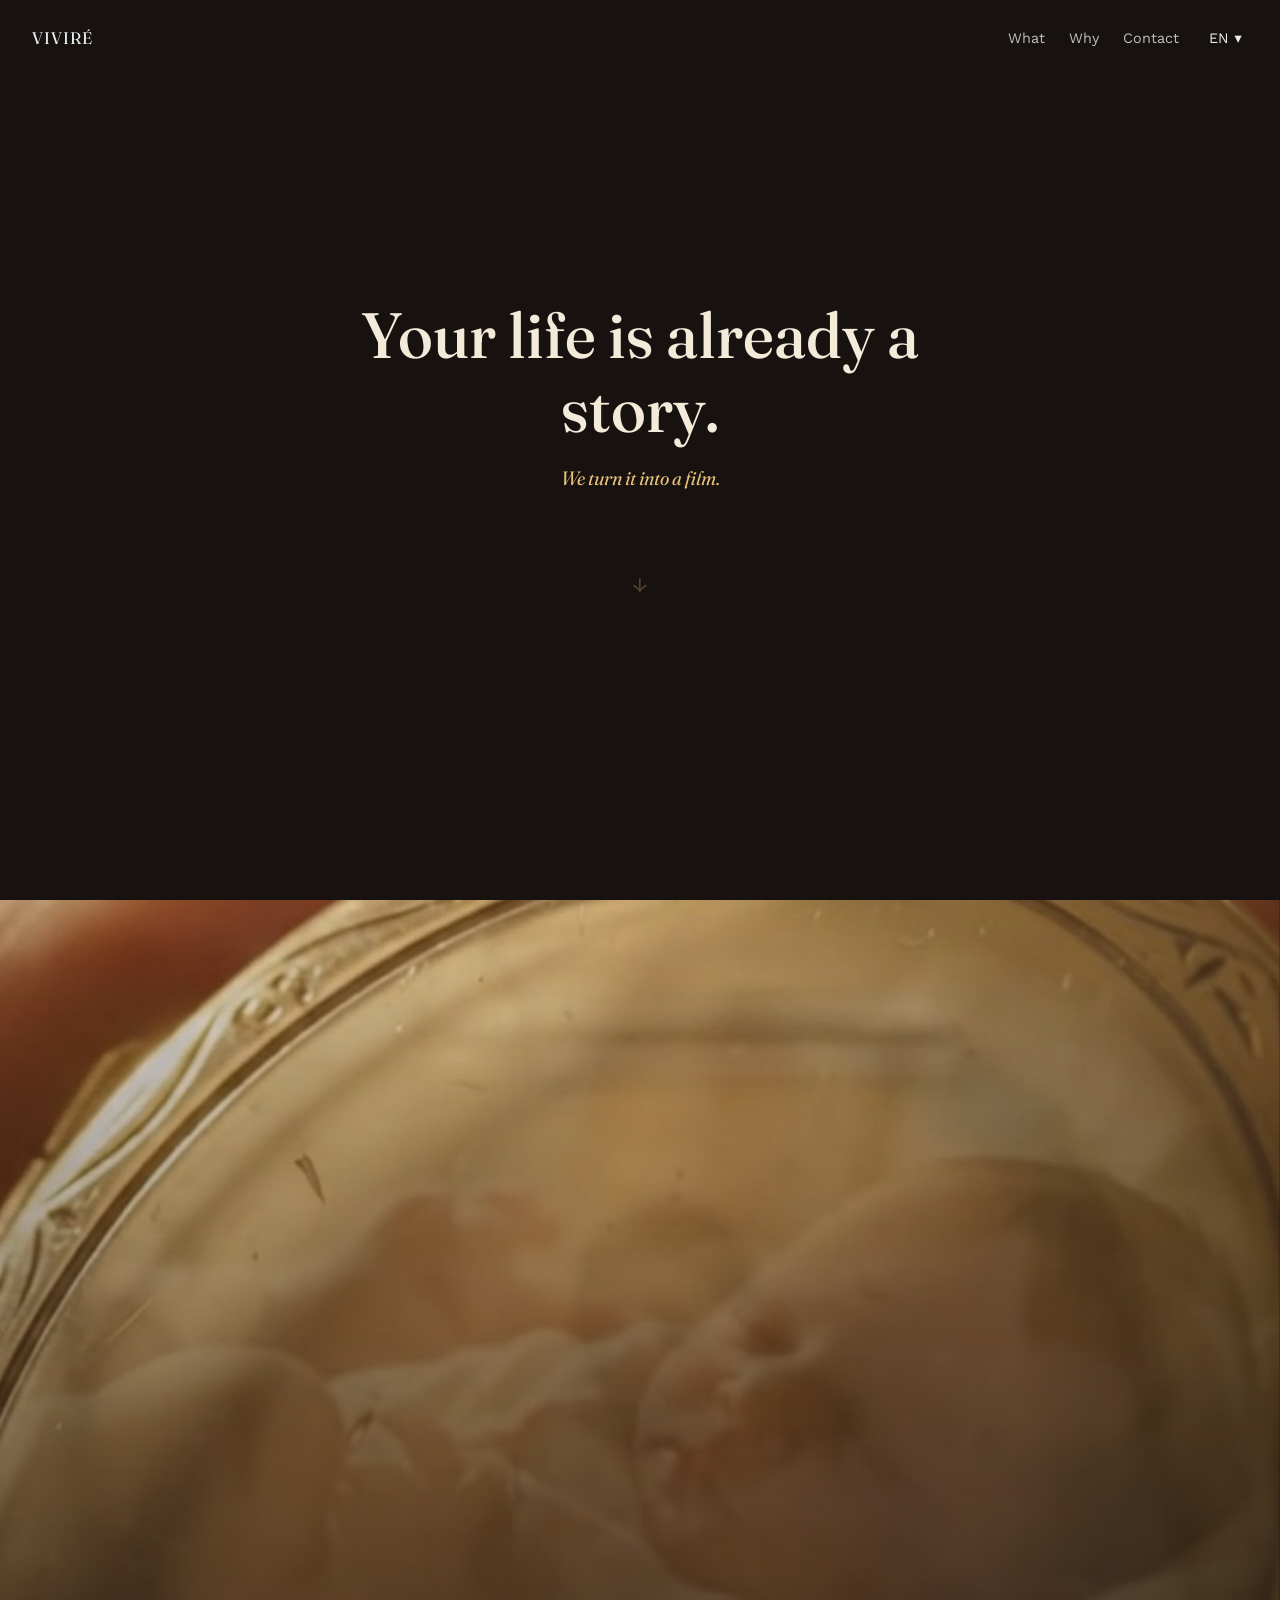
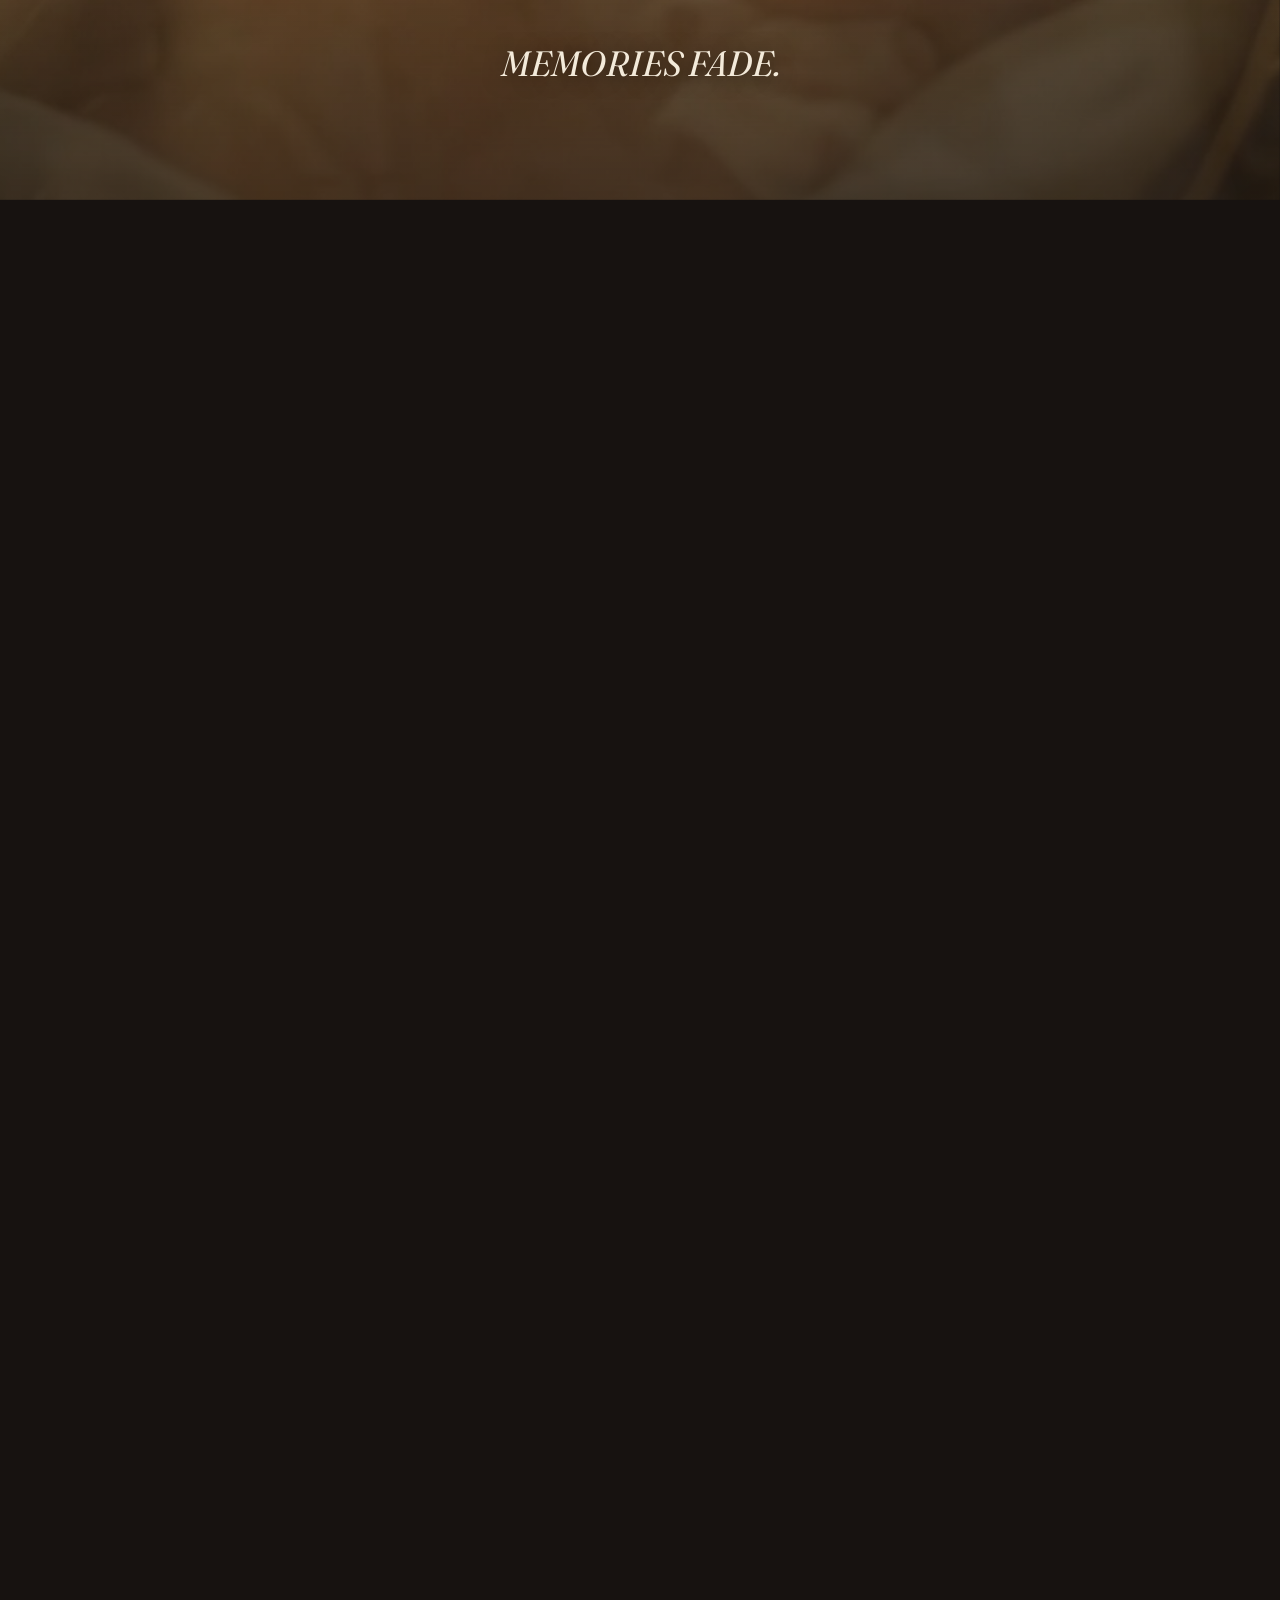
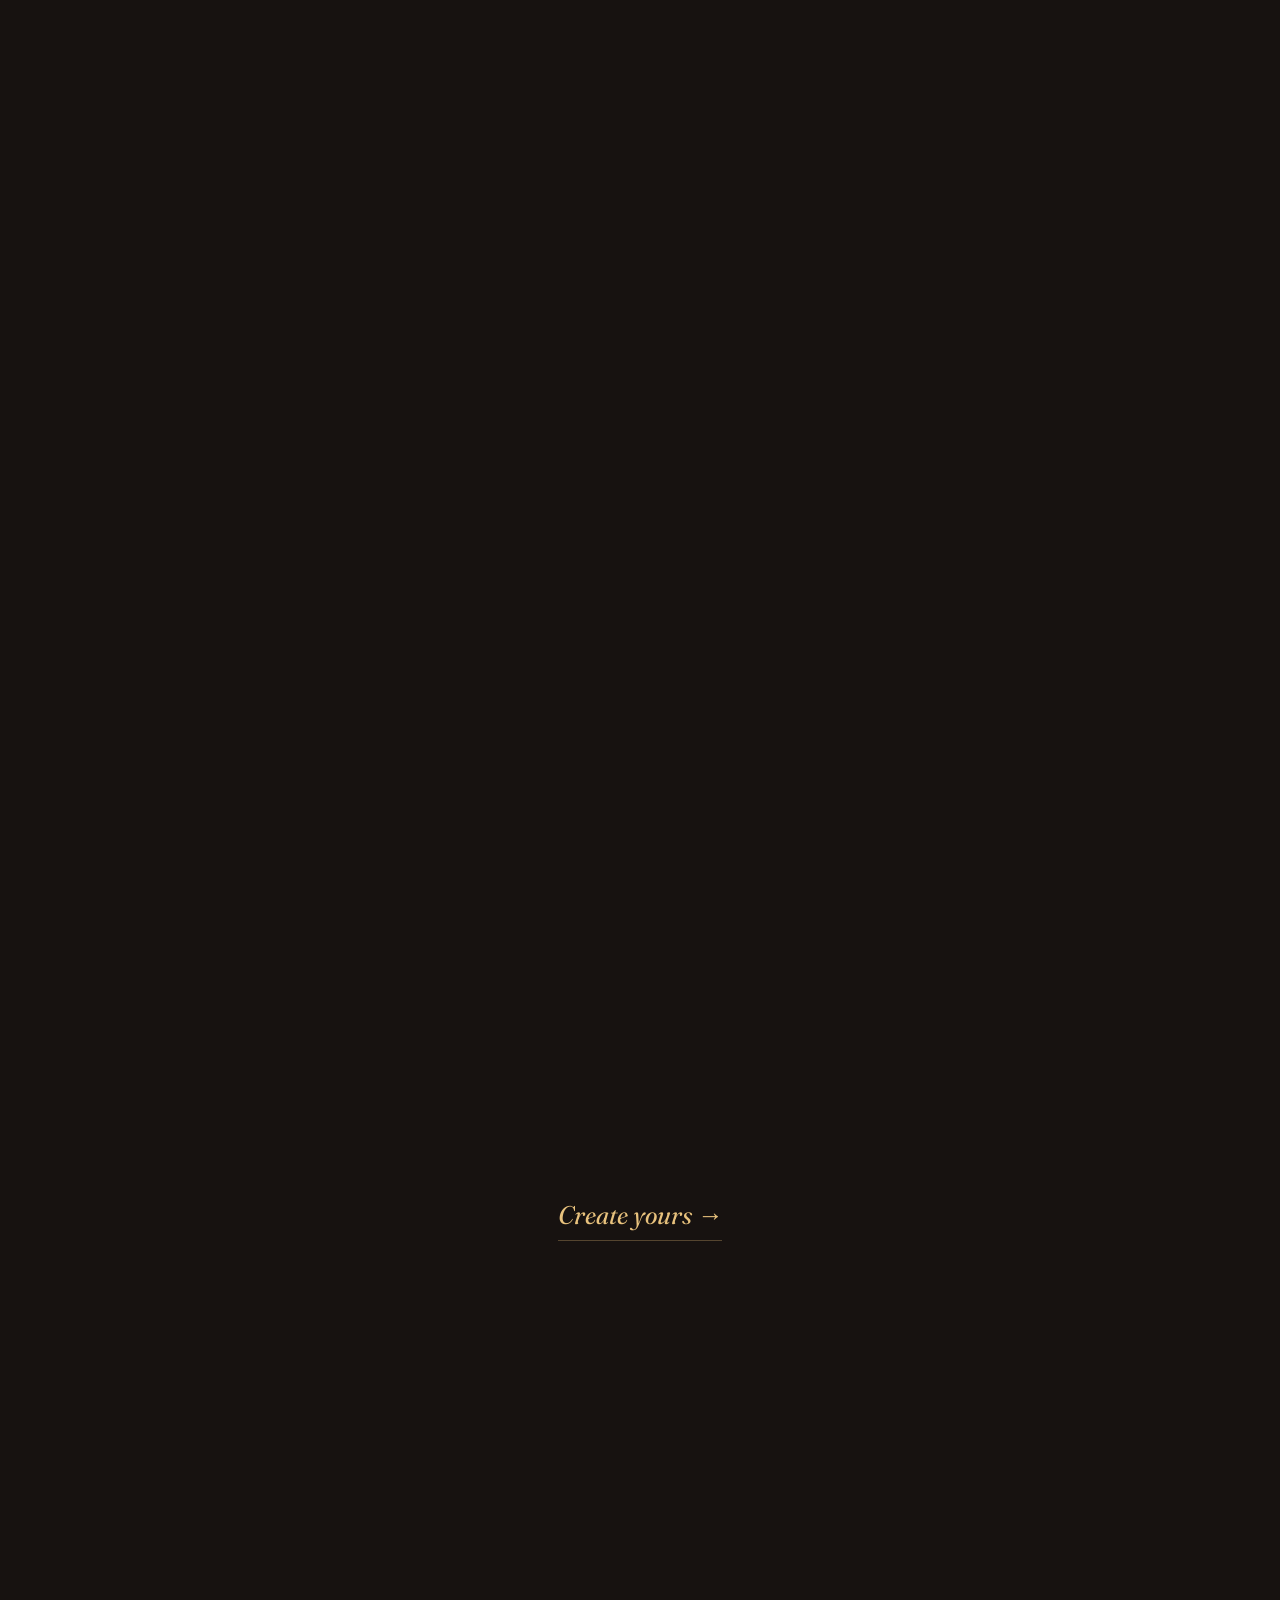
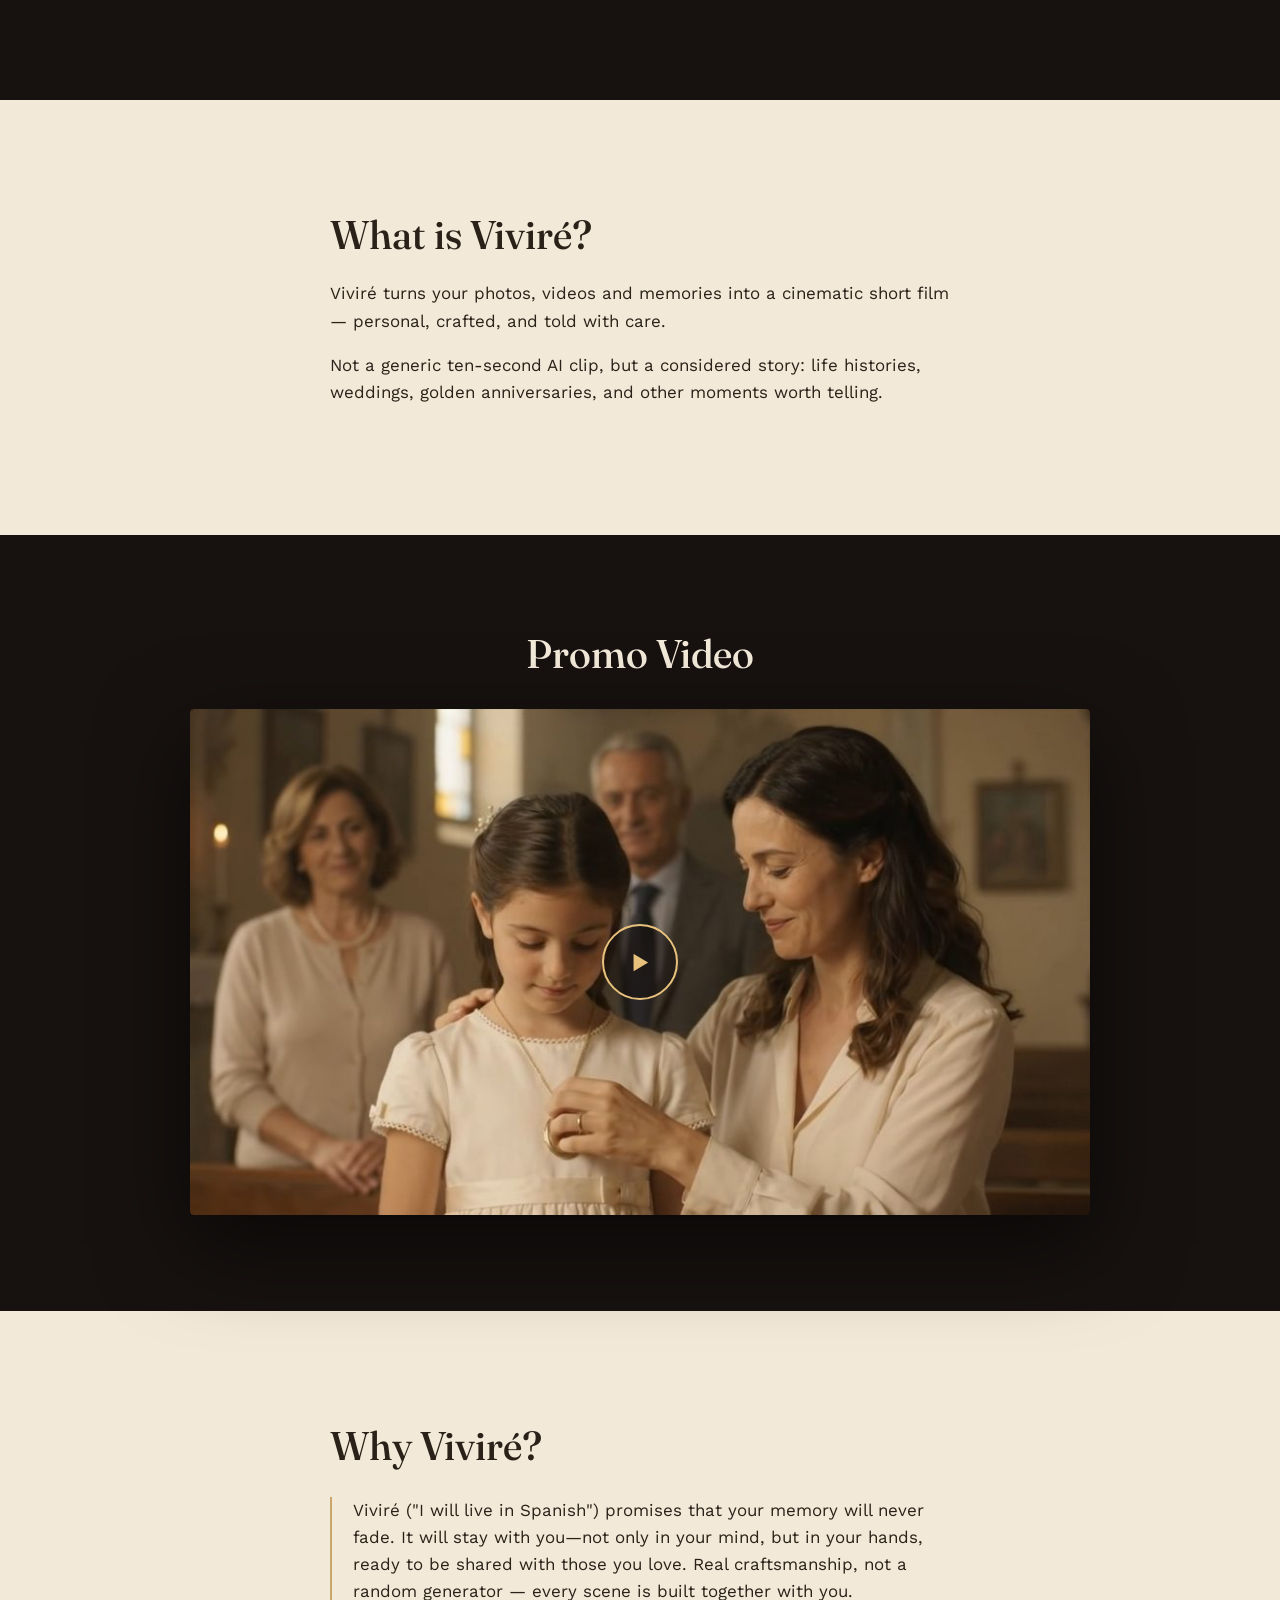
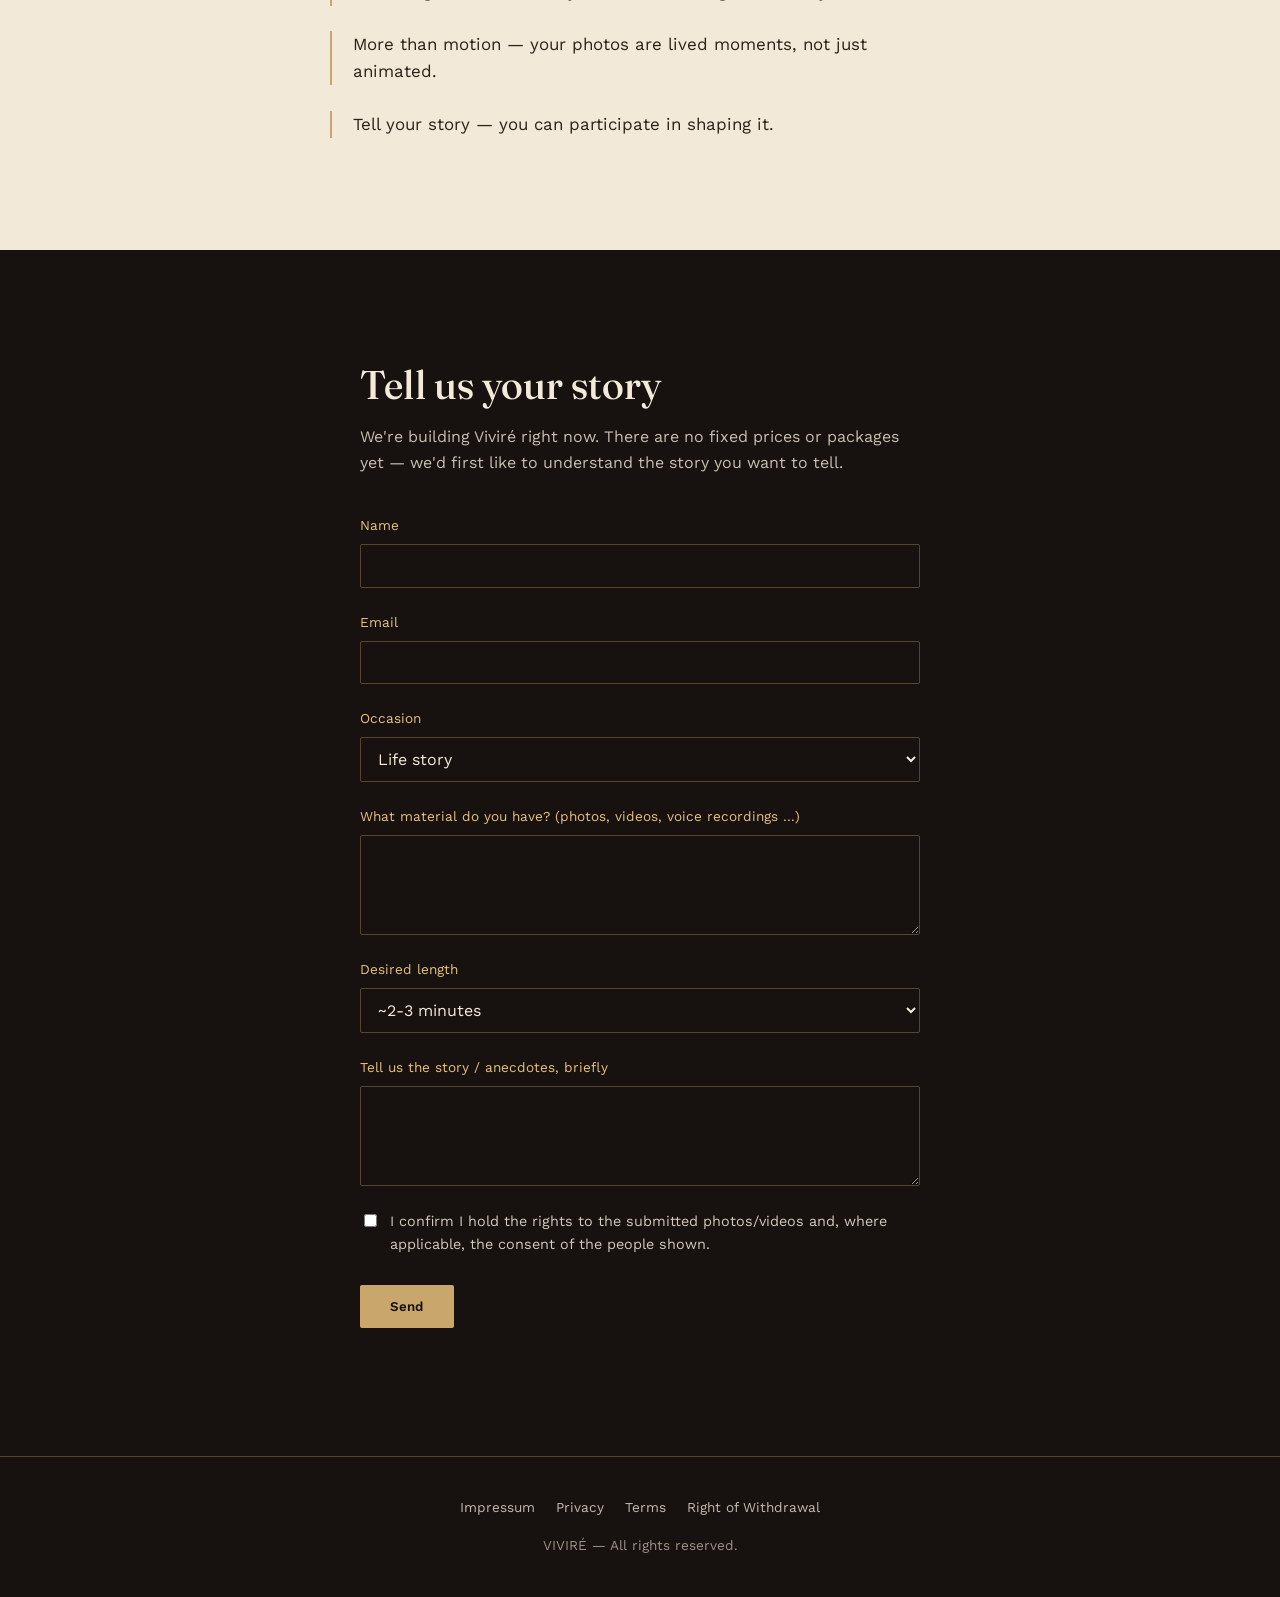
<file: index.html>
<!DOCTYPE html>
<html lang="de">
<head>
<meta charset="UTF-8">
<meta name="viewport" content="width=device-width, initial-scale=1">
<title>Viviré — We create the film of a life</title>
<meta name="description" content="Viviré turns your photos, videos and memories into a cinematic short film: life stories, weddings, golden anniversaries and other moments worth telling.">
<link rel="icon" href="data:image/svg+xml,<svg xmlns=%22http://www.w3.org/2000/svg%22 viewBox=%220 0 100 100%22><text y=%22.9em%22 font-size=%2290%22>🎞️</text></svg>">
<link rel="stylesheet" href="styles.css">
</head>
<body>

<header class="nav">
  <div class="logo">VIVIRÉ</div>
  <div class="nav-links">
    <a href="#what" data-i18n="nav_what">Was</a>
    <a href="#why" data-i18n="nav_why">Warum</a>
    <a href="#contact" data-i18n="nav_contact">Kontakt</a>
    <details class="lang-switch">
     <summary><span id="lang-current">DE</span> ▾</summary>
     <div class="langs lang-options">
      <button data-lang="de">DE</button>
      <button data-lang="en">EN</button>
      <button data-lang="es">ES</button>
      <button data-lang="it">IT</button> 
     </div>
    </details>
  </div>
</header>

<section class="hero">
  <h1 data-i18n="hero_title">Dein Leben ist bereits eine Geschichte.</h1>
  <p data-i18n="hero_sub">Wir machen einen Film daraus.</p>
  <div class="scroll-cue">↓</div>
</section>

<section class="locket-scroll" id="locket-scroll">
  <div class="locket-stage">
    <img class="locket-frame" src="assets/loc1-baby.jpg" alt="">
    <img class="locket-frame" src="assets/loc2-hospital.jpg" alt="">
    <img class="locket-frame" src="assets/loc3-ball.jpg" alt="">
    <img class="locket-frame" src="assets/loc4-buying.jpg" alt="">
    <img class="locket-frame" src="assets/loc5-comunione.jpg" alt="">
    <img class="locket-frame" src="assets/loc6-touch.jpg" alt="">
    <img class="locket-frame" src="assets/loc7-generations.jpg" alt="">
    <div class="locket-overlay"></div>
    <div class="locket-caption" id="locket-caption"></div>
  </div>
</section>

<section class="story">
  <div class="beat cta">
    <a href="#contact" class="cta-link" data-i18n="story_cta">Erschaffe deinen →</a>
  </div>
</section>

<section class="paper" id="what">
  <div class="paper-inner">
    <h2 data-i18n="what_title">Was ist Viviré?</h2>
    <p data-i18n="what_body">Viviré verwandelt deine Fotos, Videos und Erinnerungen in einen cinematographischen Kurzfilm …</p>
    <p data-i18n="what_body_2"></p>

  </div>
</section>

<section class="promo" id="promo">
  <div class="promo-inner">
    <h2 data-i18n="promo_title">Promo Video</h2>
    <div class="video-wrap" id="video-wrap">
      <img src="assets/loc5-comunione.jpg" alt="" class="video-poster">
      <button class="play-btn" id="play-btn" aria-label="Play video">▶</button>
    </div>
  </div>
</section>


<section class="paper" id="why">
  <div class="paper-inner">
    <h2 data-i18n="why_title">Warum Viviré?</h2>
    <ul class="why-list">
      <li data-i18n="why_1"></li>
      <li data-i18n="why_2"></li>
      <li data-i18n="why_3"></li>
    </ul>
  </div>
</section>

<section class="contact" id="contact">
  <div class="contact-inner">
    <h2 data-i18n="contact_title">Erzähl uns deine Geschichte</h2>
    <p class="contact-sub" data-i18n="contact_sub"></p>

    <form id="questionnaire">
      <div class="field">
        <label for="name" data-i18n="f_name">Name</label>
        <input type="text" id="name" name="name" required>
      </div>
      <div class="field">
        <label for="email" data-i18n="f_email">E-Mail</label>
        <input type="email" id="email" name="email" required>
      </div>
      <div class="field">
        <label for="occasion" data-i18n="f_occasion">Anlass</label>
        <select id="occasion" name="occasion"></select>
      </div>
      <div class="field">
        <label for="materials" data-i18n="f_materials">Material</label>
        <textarea id="materials" name="materials"></textarea>
      </div>
      <div class="field">
        <label for="length" data-i18n="f_length">Länge</label>
        <select id="length" name="length"></select>
      </div>
      <div class="field">
        <label for="message" data-i18n="f_message">Nachricht</label>
        <textarea id="message" name="message"></textarea>
      </div>
      <label class="checkbox-field">
        <input type="checkbox" required>
        <span data-i18n="f_consent"></span>
      </label>
      <button type="submit" class="submit-btn" data-i18n="f_submit">Absenden</button>
      <p id="form-status" class="form-status" aria-live="polite"></p> 


      
    </form>
  </div>
</section>

<footer>
  <nav>
    <a href="impressum.html" data-i18n="footer_impressum">Impressum</a>
    <a href="datenschutz.html" data-i18n="footer_privacy">Datenschutz</a>
    <a href="terms.html" data-i18n="footer_terms">Nutzungsbedingungen</a>
    <a href="widerruf.html" data-i18n="footer_widerruf">Widerruf</a>
  </nav>
  <div>VIVIRÉ — <span data-i18n="footer_rights">Alle Rechte vorbehalten.</span></div>
</footer>

<script src="script.js"></script>
</body>
</html>
</file>
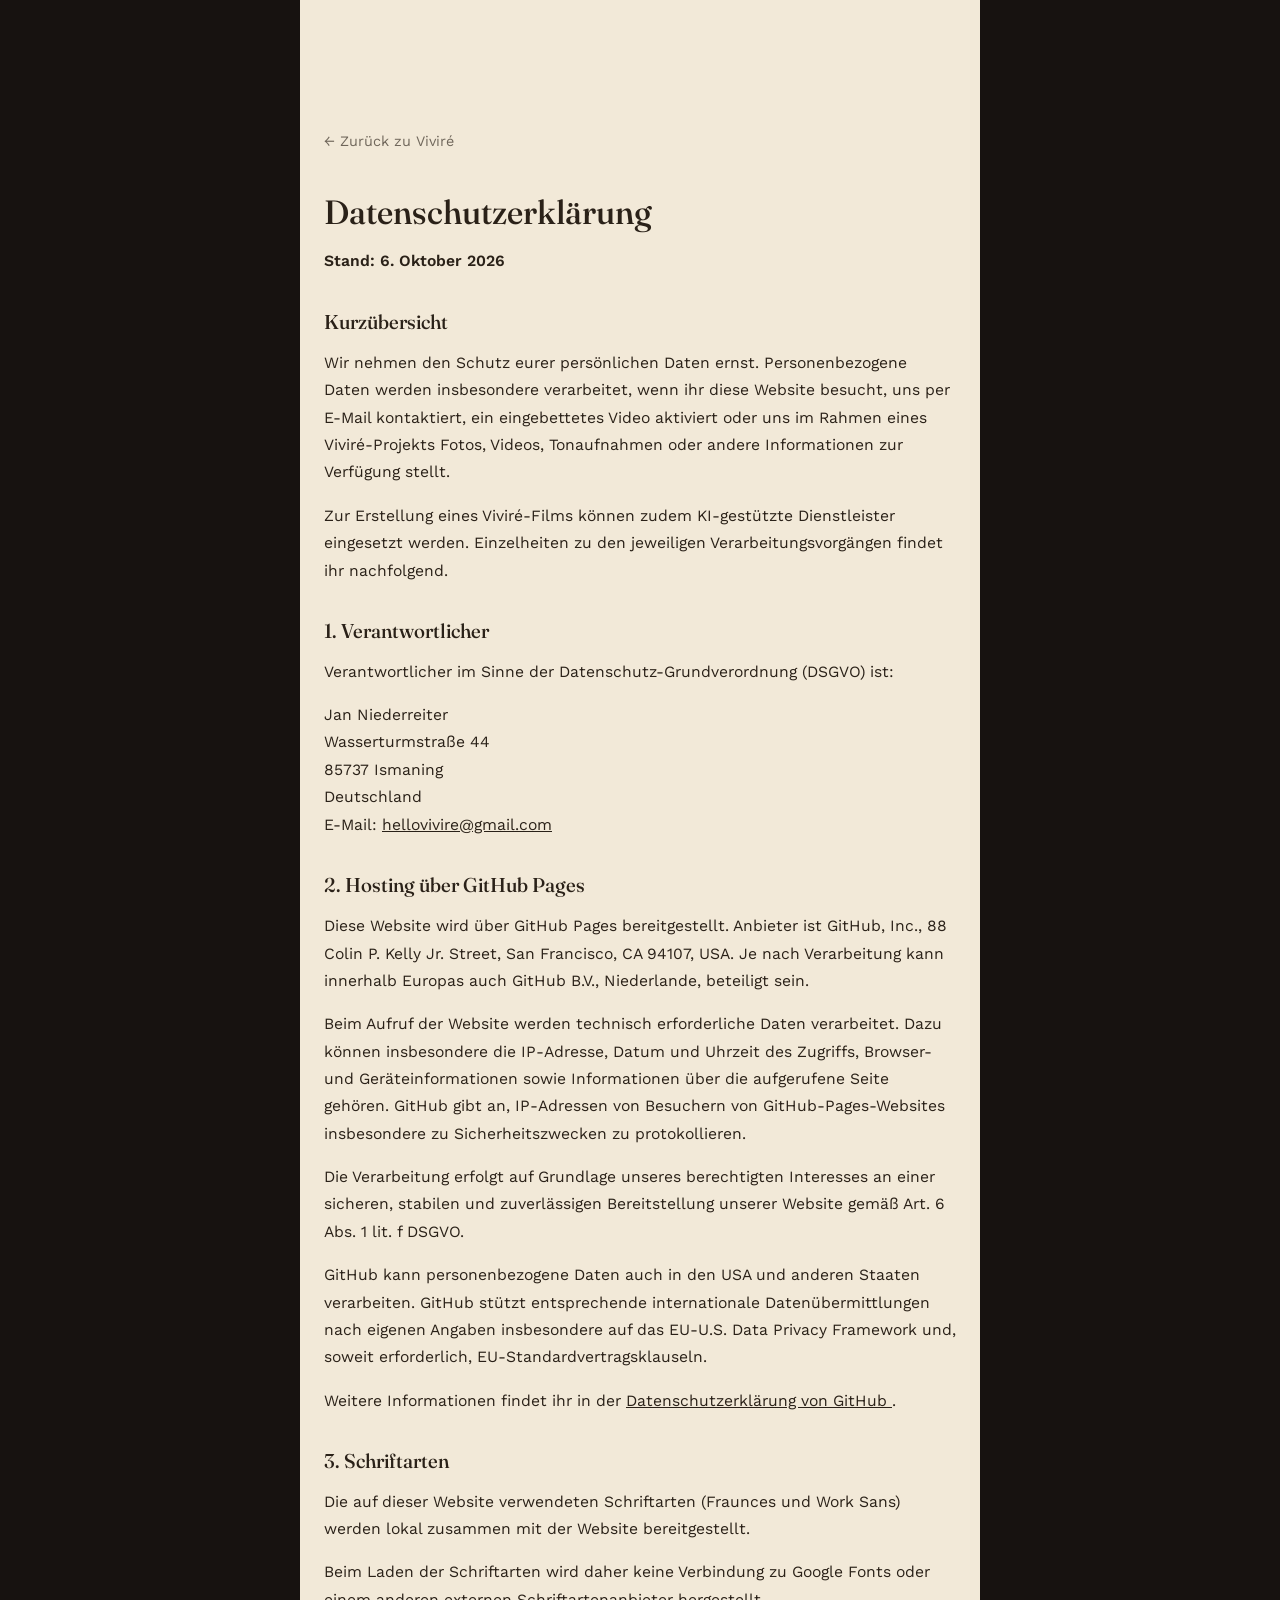
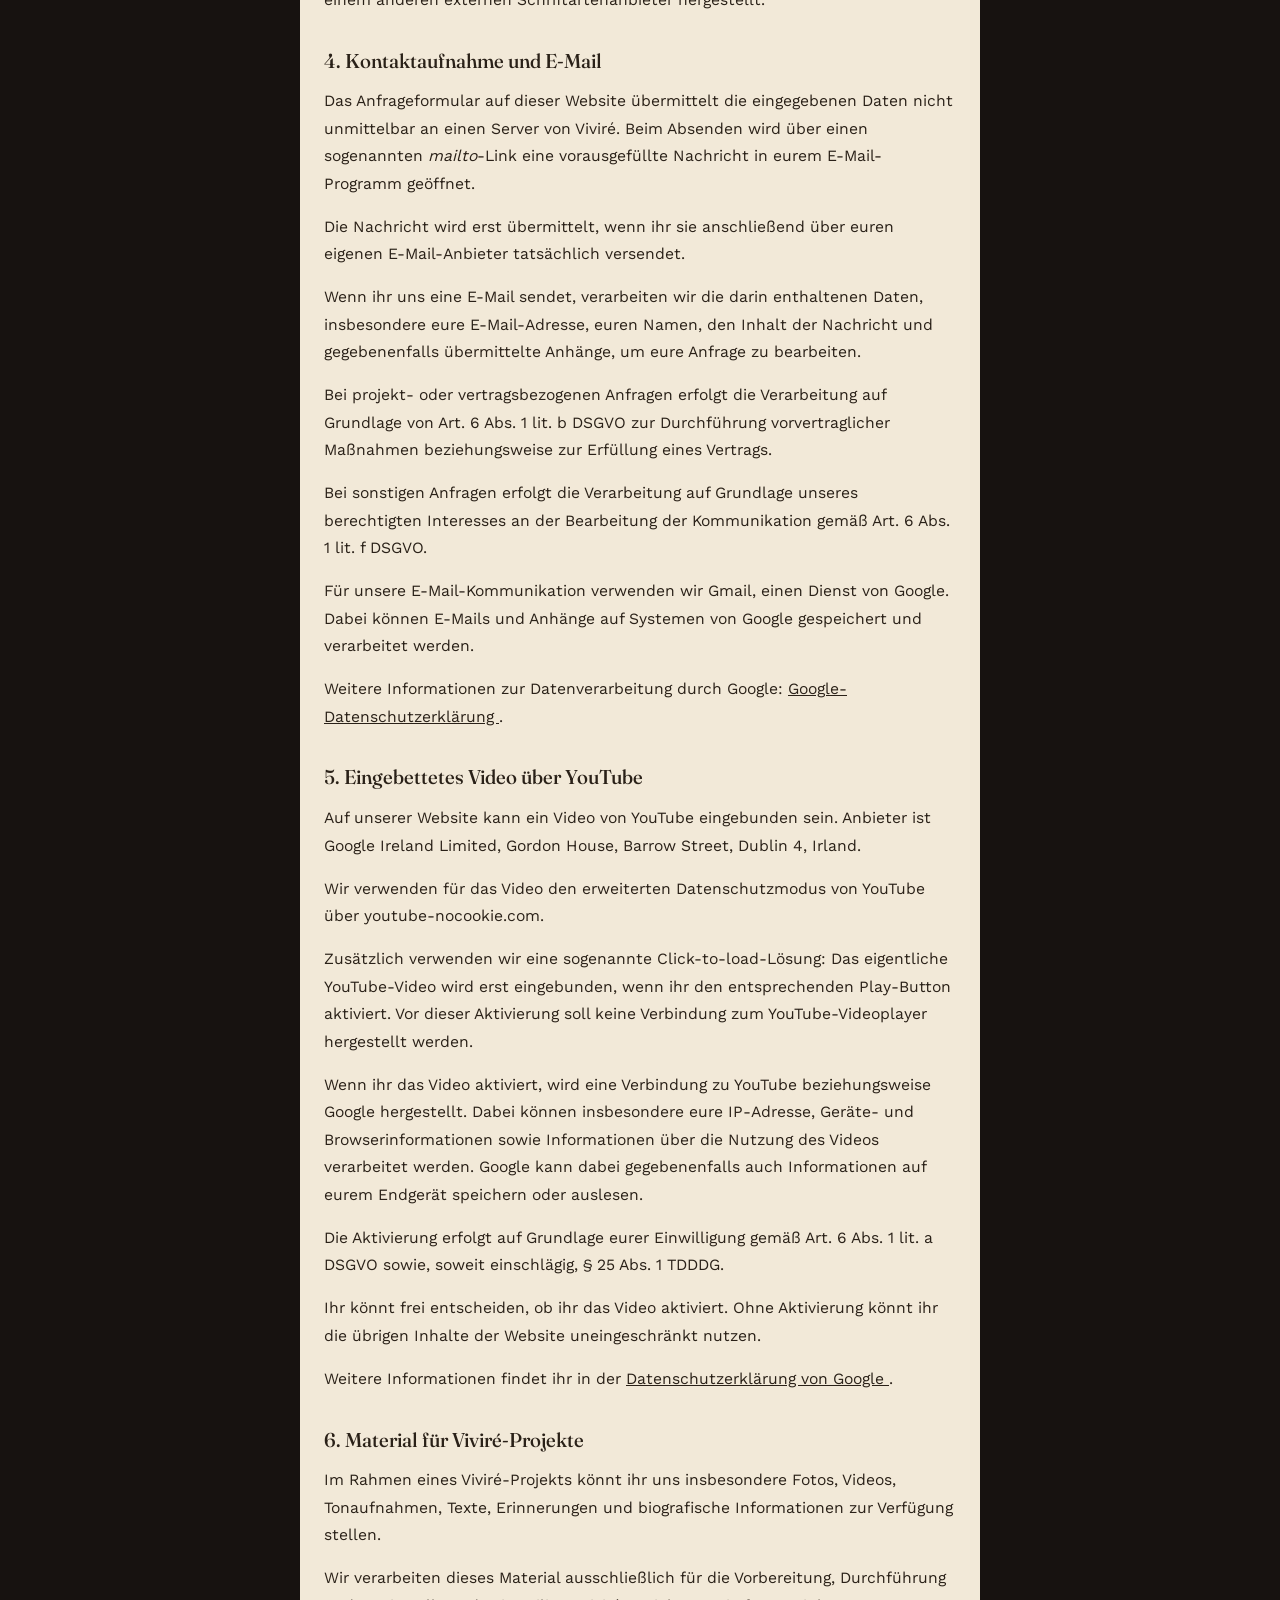
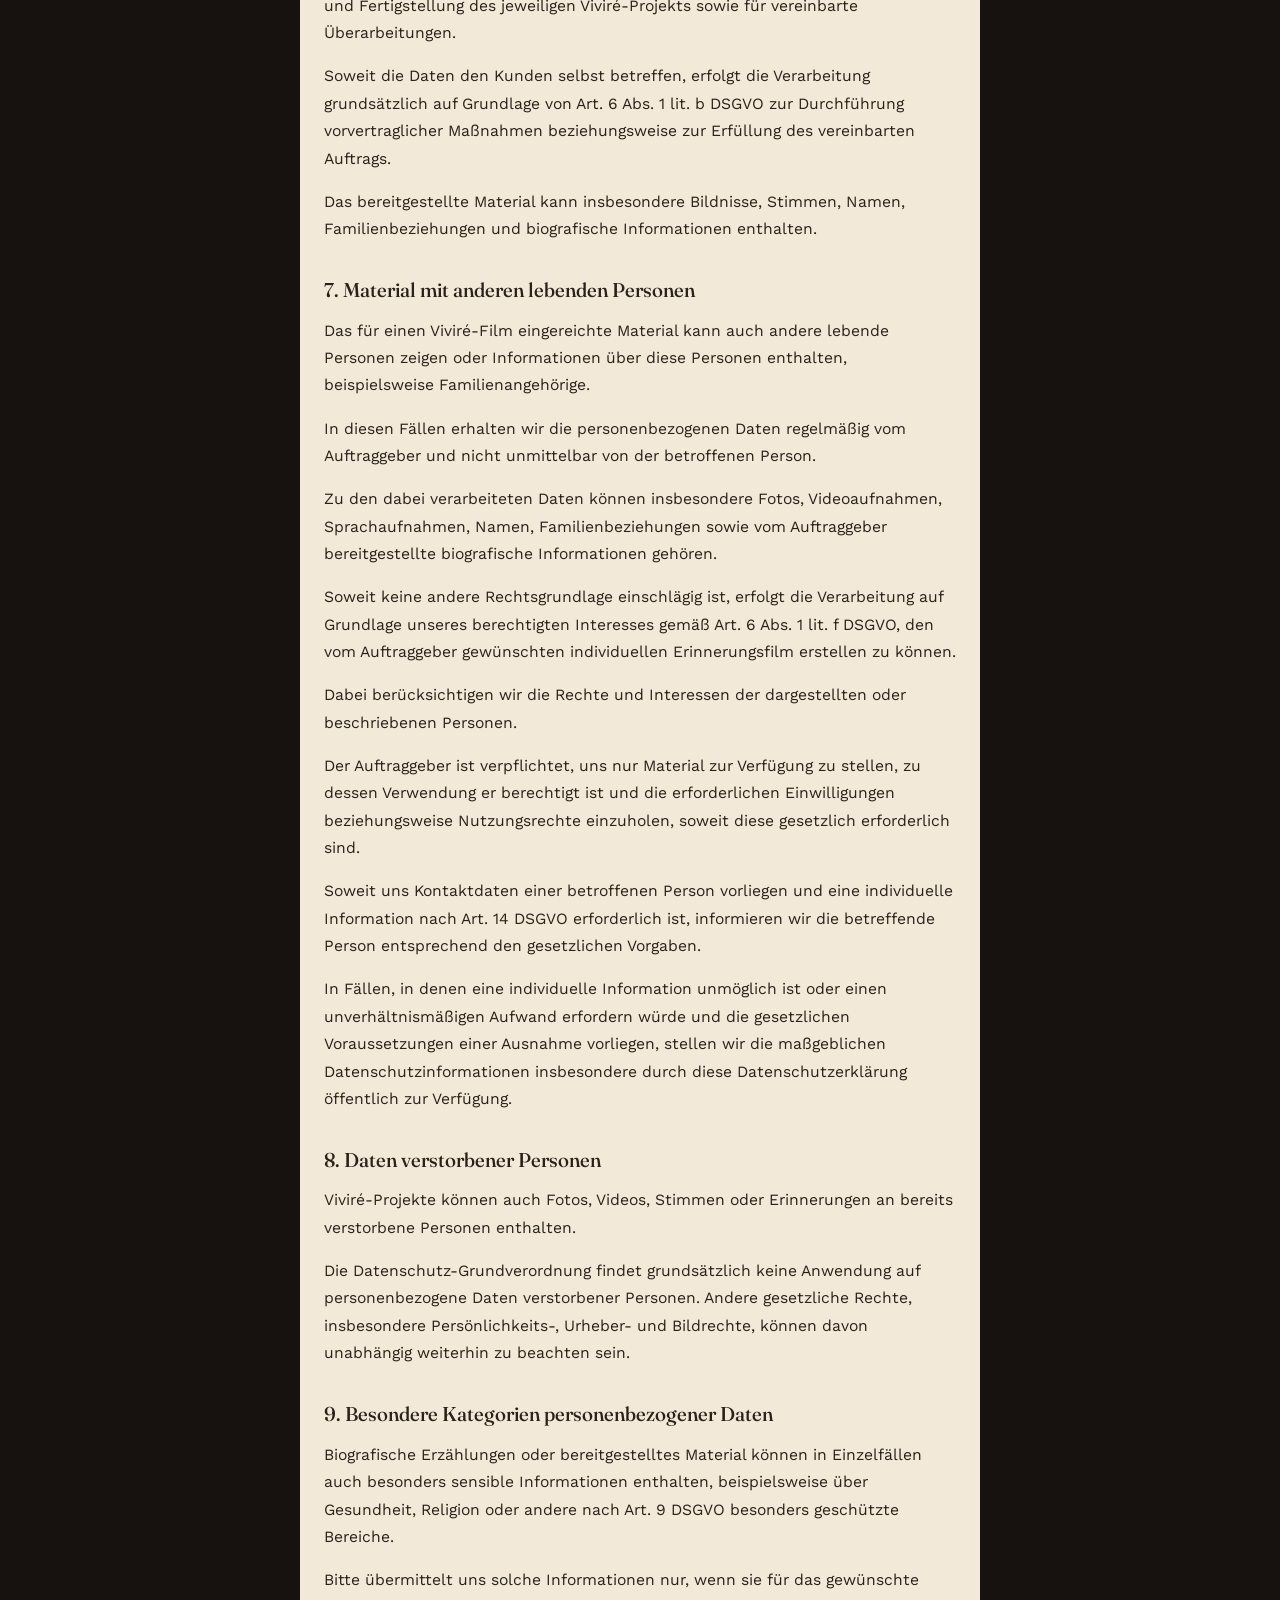
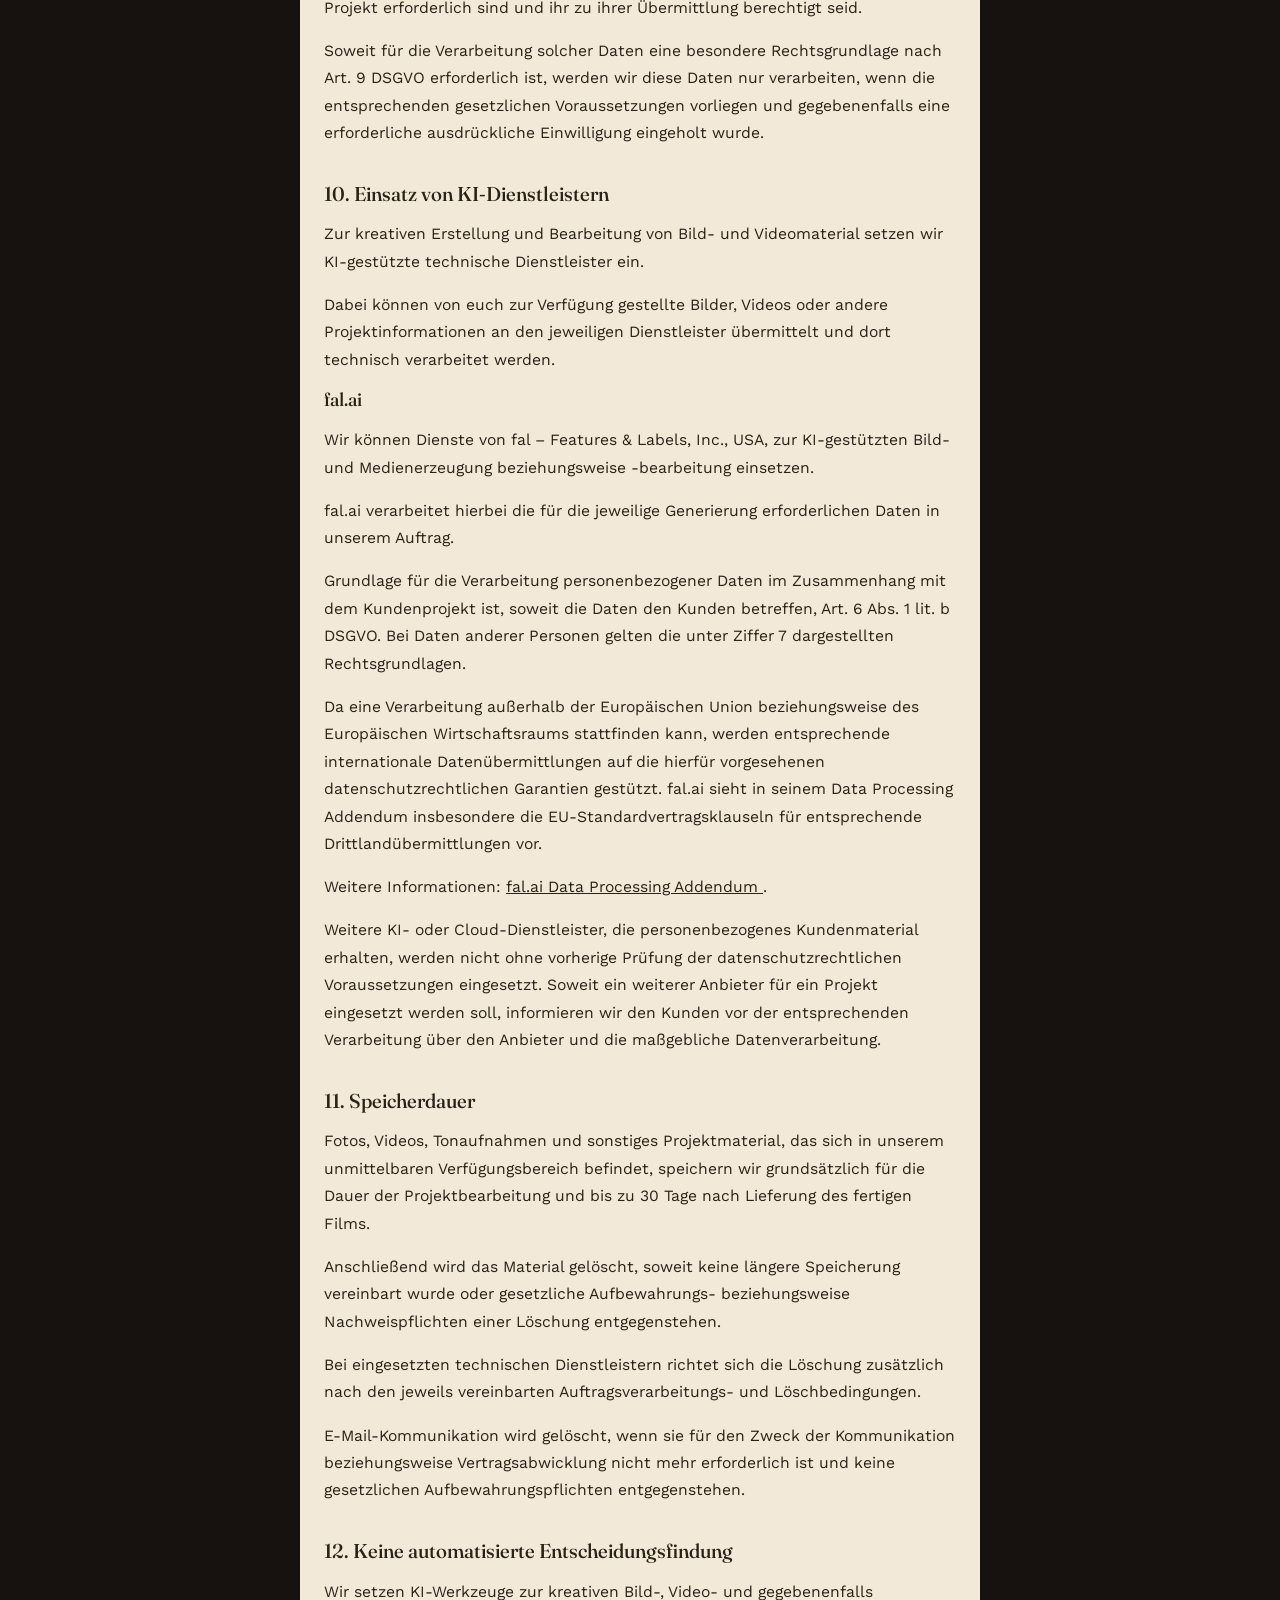
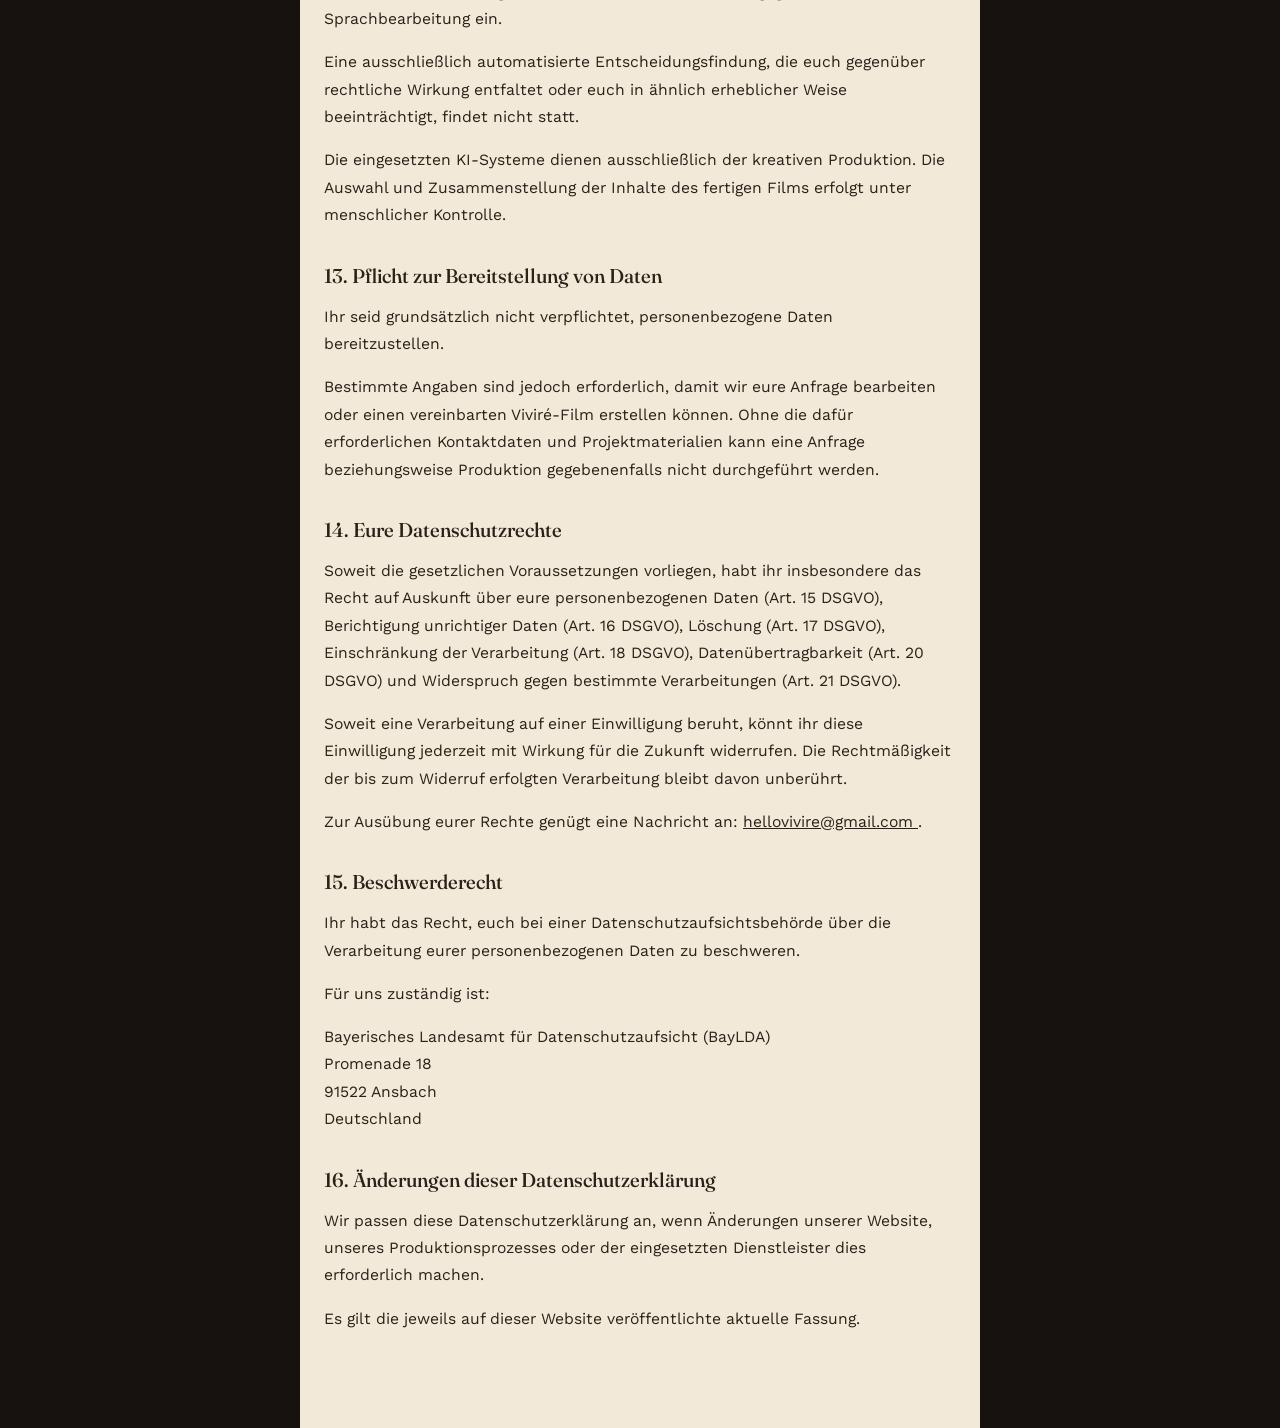
<file: datenschutz.html>
<!DOCTYPE html>
<html lang="de">
<head>
<meta charset="UTF-8">
<meta name="viewport" content="width=device-width, initial-scale=1">
<title>Datenschutz — Viviré</title>
<link rel="stylesheet" href="styles.css">
</head>
<body>
<div class="legal">
  <a class="back" href="index.html">← Zurück zu Viviré</a>
  <h1>Datenschutzerklärung</h1>

<p><strong>Stand: 6. Oktober 2026</strong></p>


<h2>Kurzübersicht</h2>

<p>
  Wir nehmen den Schutz eurer persönlichen Daten ernst.
  Personenbezogene Daten werden insbesondere verarbeitet,
  wenn ihr diese Website besucht, uns per E-Mail kontaktiert,
  ein eingebettetes Video aktiviert oder uns im Rahmen eines
  Viviré-Projekts Fotos, Videos, Tonaufnahmen oder andere
  Informationen zur Verfügung stellt.
</p>

<p>
  Zur Erstellung eines Viviré-Films können zudem
  KI-gestützte Dienstleister eingesetzt werden.
  Einzelheiten zu den jeweiligen Verarbeitungsvorgängen
  findet ihr nachfolgend.
</p>


<h2>1. Verantwortlicher</h2>

<p>
  Verantwortlicher im Sinne der Datenschutz-Grundverordnung (DSGVO) ist:
</p>

<p>
  Jan Niederreiter<br>
  Wasserturmstraße 44<br>
  85737 Ismaning<br>
  Deutschland<br>
  E-Mail:
  <a href="mailto:hellovivire@gmail.com">
    hellovivire@gmail.com
  </a>
</p>


<h2>2. Hosting über GitHub Pages</h2>

<p>
  Diese Website wird über GitHub Pages bereitgestellt.
  Anbieter ist GitHub, Inc., 88 Colin P. Kelly Jr. Street,
  San Francisco, CA 94107, USA. Je nach Verarbeitung kann
  innerhalb Europas auch GitHub B.V., Niederlande, beteiligt sein.
</p>

<p>
  Beim Aufruf der Website werden technisch erforderliche Daten
  verarbeitet. Dazu können insbesondere die IP-Adresse,
  Datum und Uhrzeit des Zugriffs, Browser- und Geräteinformationen
  sowie Informationen über die aufgerufene Seite gehören.
  GitHub gibt an, IP-Adressen von Besuchern von GitHub-Pages-Websites
  insbesondere zu Sicherheitszwecken zu protokollieren.
</p>

<p>
  Die Verarbeitung erfolgt auf Grundlage unseres berechtigten
  Interesses an einer sicheren, stabilen und zuverlässigen
  Bereitstellung unserer Website gemäß Art. 6 Abs. 1 lit. f DSGVO.
</p>

<p>
  GitHub kann personenbezogene Daten auch in den USA und anderen
  Staaten verarbeiten. GitHub stützt entsprechende internationale
  Datenübermittlungen nach eigenen Angaben insbesondere auf das
  EU-U.S. Data Privacy Framework und, soweit erforderlich,
  EU-Standardvertragsklauseln.
</p>

<p>
  Weitere Informationen findet ihr in der
  <a href="https://docs.github.com/en/site-policy/privacy-policies/github-general-privacy-statement"
     target="_blank"
     rel="noopener">
    Datenschutzerklärung von GitHub
  </a>.
</p>


<h2>3. Schriftarten</h2>

<p>
  Die auf dieser Website verwendeten Schriftarten
  (Fraunces und Work Sans) werden lokal zusammen mit der Website
  bereitgestellt.
</p>

<p>
  Beim Laden der Schriftarten wird daher keine Verbindung zu
  Google Fonts oder einem anderen externen Schriftartenanbieter
  hergestellt.
</p>


<h2>4. Kontaktaufnahme und E-Mail</h2>

<p>
  Das Anfrageformular auf dieser Website übermittelt die
  eingegebenen Daten nicht unmittelbar an einen Server von Viviré.
  Beim Absenden wird über einen sogenannten
  <em>mailto</em>-Link eine vorausgefüllte Nachricht in eurem
  E-Mail-Programm geöffnet.
</p>

<p>
  Die Nachricht wird erst übermittelt, wenn ihr sie anschließend
  über euren eigenen E-Mail-Anbieter tatsächlich versendet.
</p>

<p>
  Wenn ihr uns eine E-Mail sendet, verarbeiten wir die darin
  enthaltenen Daten, insbesondere eure E-Mail-Adresse,
  euren Namen, den Inhalt der Nachricht und gegebenenfalls
  übermittelte Anhänge, um eure Anfrage zu bearbeiten.
</p>

<p>
  Bei projekt- oder vertragsbezogenen Anfragen erfolgt die
  Verarbeitung auf Grundlage von Art. 6 Abs. 1 lit. b DSGVO
  zur Durchführung vorvertraglicher Maßnahmen beziehungsweise
  zur Erfüllung eines Vertrags.
</p>

<p>
  Bei sonstigen Anfragen erfolgt die Verarbeitung auf Grundlage
  unseres berechtigten Interesses an der Bearbeitung der
  Kommunikation gemäß Art. 6 Abs. 1 lit. f DSGVO.
</p>

<p>
  Für unsere E-Mail-Kommunikation verwenden wir Gmail,
  einen Dienst von Google. Dabei können E-Mails und Anhänge
  auf Systemen von Google gespeichert und verarbeitet werden.
</p>

<p>
  Weitere Informationen zur Datenverarbeitung durch Google:
  <a href="https://policies.google.com/privacy"
     target="_blank"
     rel="noopener">
    Google-Datenschutzerklärung
  </a>.
</p>


<h2>5. Eingebettetes Video über YouTube</h2>

<p>
  Auf unserer Website kann ein Video von YouTube eingebunden sein.
  Anbieter ist Google Ireland Limited, Gordon House,
  Barrow Street, Dublin 4, Irland.
</p>

<p>
  Wir verwenden für das Video den erweiterten Datenschutzmodus
  von YouTube über youtube-nocookie.com.
</p>

<p>
  Zusätzlich verwenden wir eine sogenannte
  Click-to-load-Lösung: Das eigentliche YouTube-Video wird erst
  eingebunden, wenn ihr den entsprechenden Play-Button aktiviert.
  Vor dieser Aktivierung soll keine Verbindung zum
  YouTube-Videoplayer hergestellt werden.
</p>

<p>
  Wenn ihr das Video aktiviert, wird eine Verbindung zu
  YouTube beziehungsweise Google hergestellt. Dabei können
  insbesondere eure IP-Adresse, Geräte- und Browserinformationen
  sowie Informationen über die Nutzung des Videos verarbeitet
  werden. Google kann dabei gegebenenfalls auch Informationen
  auf eurem Endgerät speichern oder auslesen.
</p>

<p>
  Die Aktivierung erfolgt auf Grundlage eurer Einwilligung
  gemäß Art. 6 Abs. 1 lit. a DSGVO sowie, soweit einschlägig,
  § 25 Abs. 1 TDDDG.
</p>

<p>
  Ihr könnt frei entscheiden, ob ihr das Video aktiviert.
  Ohne Aktivierung könnt ihr die übrigen Inhalte der Website
  uneingeschränkt nutzen.
</p>

<p>
  Weitere Informationen findet ihr in der
  <a href="https://policies.google.com/privacy"
     target="_blank"
     rel="noopener">
    Datenschutzerklärung von Google
  </a>.
</p>


<h2>6. Material für Viviré-Projekte</h2>

<p>
  Im Rahmen eines Viviré-Projekts könnt ihr uns insbesondere
  Fotos, Videos, Tonaufnahmen, Texte, Erinnerungen und
  biografische Informationen zur Verfügung stellen.
</p>

<p>
  Wir verarbeiten dieses Material ausschließlich für die
  Vorbereitung, Durchführung und Fertigstellung des jeweiligen
  Viviré-Projekts sowie für vereinbarte Überarbeitungen.
</p>

<p>
  Soweit die Daten den Kunden selbst betreffen, erfolgt die
  Verarbeitung grundsätzlich auf Grundlage von
  Art. 6 Abs. 1 lit. b DSGVO zur Durchführung vorvertraglicher
  Maßnahmen beziehungsweise zur Erfüllung des vereinbarten
  Auftrags.
</p>

<p>
  Das bereitgestellte Material kann insbesondere Bildnisse,
  Stimmen, Namen, Familienbeziehungen und biografische
  Informationen enthalten.
</p>


<h2>7. Material mit anderen lebenden Personen</h2>

<p>
  Das für einen Viviré-Film eingereichte Material kann auch
  andere lebende Personen zeigen oder Informationen über
  diese Personen enthalten, beispielsweise Familienangehörige.
</p>

<p>
  In diesen Fällen erhalten wir die personenbezogenen Daten
  regelmäßig vom Auftraggeber und nicht unmittelbar von der
  betroffenen Person.
</p>

<p>
  Zu den dabei verarbeiteten Daten können insbesondere
  Fotos, Videoaufnahmen, Sprachaufnahmen, Namen,
  Familienbeziehungen sowie vom Auftraggeber bereitgestellte
  biografische Informationen gehören.
</p>

<p>
  Soweit keine andere Rechtsgrundlage einschlägig ist,
  erfolgt die Verarbeitung auf Grundlage unseres berechtigten
  Interesses gemäß Art. 6 Abs. 1 lit. f DSGVO,
  den vom Auftraggeber gewünschten individuellen
  Erinnerungsfilm erstellen zu können.
</p>

<p>
  Dabei berücksichtigen wir die Rechte und Interessen der
  dargestellten oder beschriebenen Personen.
</p>

<p>
  Der Auftraggeber ist verpflichtet, uns nur Material zur
  Verfügung zu stellen, zu dessen Verwendung er berechtigt ist
  und die erforderlichen Einwilligungen beziehungsweise
  Nutzungsrechte einzuholen, soweit diese gesetzlich erforderlich
  sind.
</p>

<p>
  Soweit uns Kontaktdaten einer betroffenen Person vorliegen
  und eine individuelle Information nach Art. 14 DSGVO
  erforderlich ist, informieren wir die betreffende Person
  entsprechend den gesetzlichen Vorgaben.
</p>

<p>
  In Fällen, in denen eine individuelle Information unmöglich
  ist oder einen unverhältnismäßigen Aufwand erfordern würde
  und die gesetzlichen Voraussetzungen einer Ausnahme vorliegen,
  stellen wir die maßgeblichen Datenschutzinformationen
  insbesondere durch diese Datenschutzerklärung öffentlich
  zur Verfügung.
</p>


<h2>8. Daten verstorbener Personen</h2>

<p>
  Viviré-Projekte können auch Fotos, Videos, Stimmen oder
  Erinnerungen an bereits verstorbene Personen enthalten.
</p>

<p>
  Die Datenschutz-Grundverordnung findet grundsätzlich keine
  Anwendung auf personenbezogene Daten verstorbener Personen.
  Andere gesetzliche Rechte, insbesondere Persönlichkeits-,
  Urheber- und Bildrechte, können davon unabhängig weiterhin
  zu beachten sein.
</p>


<h2>9. Besondere Kategorien personenbezogener Daten</h2>

<p>
  Biografische Erzählungen oder bereitgestelltes Material können
  in Einzelfällen auch besonders sensible Informationen enthalten,
  beispielsweise über Gesundheit, Religion oder andere nach
  Art. 9 DSGVO besonders geschützte Bereiche.
</p>

<p>
  Bitte übermittelt uns solche Informationen nur, wenn sie für
  das gewünschte Projekt erforderlich sind und ihr zu ihrer
  Übermittlung berechtigt seid.
</p>

<p>
  Soweit für die Verarbeitung solcher Daten eine besondere
  Rechtsgrundlage nach Art. 9 DSGVO erforderlich ist,
  werden wir diese Daten nur verarbeiten, wenn die entsprechenden
  gesetzlichen Voraussetzungen vorliegen und gegebenenfalls
  eine erforderliche ausdrückliche Einwilligung eingeholt wurde.
</p>


<h2>10. Einsatz von KI-Dienstleistern</h2>

<p>
  Zur kreativen Erstellung und Bearbeitung von Bild- und
  Videomaterial setzen wir KI-gestützte technische
  Dienstleister ein.
</p>

<p>
  Dabei können von euch zur Verfügung gestellte Bilder,
  Videos oder andere Projektinformationen an den jeweiligen
  Dienstleister übermittelt und dort technisch verarbeitet werden.
</p>

<h3>fal.ai</h3>

<p>
  Wir können Dienste von
  fal – Features &amp; Labels, Inc., USA,
  zur KI-gestützten Bild- und Medienerzeugung beziehungsweise
  -bearbeitung einsetzen.
</p>

<p>
  fal.ai verarbeitet hierbei die für die jeweilige Generierung
  erforderlichen Daten in unserem Auftrag.
</p>

<p>
  Grundlage für die Verarbeitung personenbezogener Daten im
  Zusammenhang mit dem Kundenprojekt ist, soweit die Daten den
  Kunden betreffen, Art. 6 Abs. 1 lit. b DSGVO.
  Bei Daten anderer Personen gelten die unter Ziffer 7
  dargestellten Rechtsgrundlagen.
</p>

<p>
  Da eine Verarbeitung außerhalb der Europäischen Union
  beziehungsweise des Europäischen Wirtschaftsraums stattfinden
  kann, werden entsprechende internationale Datenübermittlungen
  auf die hierfür vorgesehenen datenschutzrechtlichen Garantien
  gestützt. fal.ai sieht in seinem Data Processing Addendum
  insbesondere die EU-Standardvertragsklauseln für entsprechende
  Drittlandübermittlungen vor.
</p>

<p>
  Weitere Informationen:
  <a href="https://fal.ai/legal/data-processing-addendum"
     target="_blank"
     rel="noopener">
    fal.ai Data Processing Addendum
  </a>.
</p>

<p>
  Weitere KI- oder Cloud-Dienstleister, die personenbezogenes
  Kundenmaterial erhalten, werden nicht ohne vorherige Prüfung
  der datenschutzrechtlichen Voraussetzungen eingesetzt.
  Soweit ein weiterer Anbieter für ein Projekt eingesetzt werden
  soll, informieren wir den Kunden vor der entsprechenden
  Verarbeitung über den Anbieter und die maßgebliche
  Datenverarbeitung.
</p>


<h2>11. Speicherdauer</h2>

<p>
  Fotos, Videos, Tonaufnahmen und sonstiges Projektmaterial,
  das sich in unserem unmittelbaren Verfügungsbereich befindet,
  speichern wir grundsätzlich für die Dauer der
  Projektbearbeitung und bis zu 30 Tage nach Lieferung des
  fertigen Films.
</p>

<p>
  Anschließend wird das Material gelöscht, soweit keine
  längere Speicherung vereinbart wurde oder gesetzliche
  Aufbewahrungs- beziehungsweise Nachweispflichten einer
  Löschung entgegenstehen.
</p>

<p>
  Bei eingesetzten technischen Dienstleistern richtet sich die
  Löschung zusätzlich nach den jeweils vereinbarten
  Auftragsverarbeitungs- und Löschbedingungen.
</p>

<p>
  E-Mail-Kommunikation wird gelöscht, wenn sie für den Zweck
  der Kommunikation beziehungsweise Vertragsabwicklung nicht
  mehr erforderlich ist und keine gesetzlichen
  Aufbewahrungspflichten entgegenstehen.
</p>


<h2>12. Keine automatisierte Entscheidungsfindung</h2>

<p>
  Wir setzen KI-Werkzeuge zur kreativen Bild-, Video- und
  gegebenenfalls Sprachbearbeitung ein.
</p>

<p>
  Eine ausschließlich automatisierte Entscheidungsfindung,
  die euch gegenüber rechtliche Wirkung entfaltet oder euch
  in ähnlich erheblicher Weise beeinträchtigt, findet nicht statt.
</p>

<p>
  Die eingesetzten KI-Systeme dienen ausschließlich der
  kreativen Produktion. Die Auswahl und Zusammenstellung
  der Inhalte des fertigen Films erfolgt unter menschlicher
  Kontrolle.
</p>


<h2>13. Pflicht zur Bereitstellung von Daten</h2>

<p>
  Ihr seid grundsätzlich nicht verpflichtet,
  personenbezogene Daten bereitzustellen.
</p>

<p>
  Bestimmte Angaben sind jedoch erforderlich, damit wir eure
  Anfrage bearbeiten oder einen vereinbarten Viviré-Film
  erstellen können. Ohne die dafür erforderlichen Kontaktdaten
  und Projektmaterialien kann eine Anfrage beziehungsweise
  Produktion gegebenenfalls nicht durchgeführt werden.
</p>


<h2>14. Eure Datenschutzrechte</h2>

<p>
  Soweit die gesetzlichen Voraussetzungen vorliegen, habt ihr
  insbesondere das Recht auf Auskunft über eure personenbezogenen
  Daten (Art. 15 DSGVO), Berichtigung unrichtiger Daten
  (Art. 16 DSGVO), Löschung (Art. 17 DSGVO),
  Einschränkung der Verarbeitung (Art. 18 DSGVO),
  Datenübertragbarkeit (Art. 20 DSGVO) und Widerspruch gegen
  bestimmte Verarbeitungen (Art. 21 DSGVO).
</p>

<p>
  Soweit eine Verarbeitung auf einer Einwilligung beruht,
  könnt ihr diese Einwilligung jederzeit mit Wirkung für die
  Zukunft widerrufen. Die Rechtmäßigkeit der bis zum Widerruf
  erfolgten Verarbeitung bleibt davon unberührt.
</p>

<p>
  Zur Ausübung eurer Rechte genügt eine Nachricht an:
  <a href="mailto:hellovivire@gmail.com">
    hellovivire@gmail.com
  </a>.
</p>


<h2>15. Beschwerderecht</h2>

<p>
  Ihr habt das Recht, euch bei einer Datenschutzaufsichtsbehörde
  über die Verarbeitung eurer personenbezogenen Daten zu
  beschweren.
</p>

<p>
  Für uns zuständig ist:
</p>

<p>
  Bayerisches Landesamt für Datenschutzaufsicht (BayLDA)<br>
  Promenade 18<br>
  91522 Ansbach<br>
  Deutschland
</p>


<h2>16. Änderungen dieser Datenschutzerklärung</h2>

<p>
  Wir passen diese Datenschutzerklärung an, wenn Änderungen
  unserer Website, unseres Produktionsprozesses oder der
  eingesetzten Dienstleister dies erforderlich machen.
</p>

<p>
  Es gilt die jeweils auf dieser Website veröffentlichte
  aktuelle Fassung.
</p>
</div>
</body>
</html>
</file>
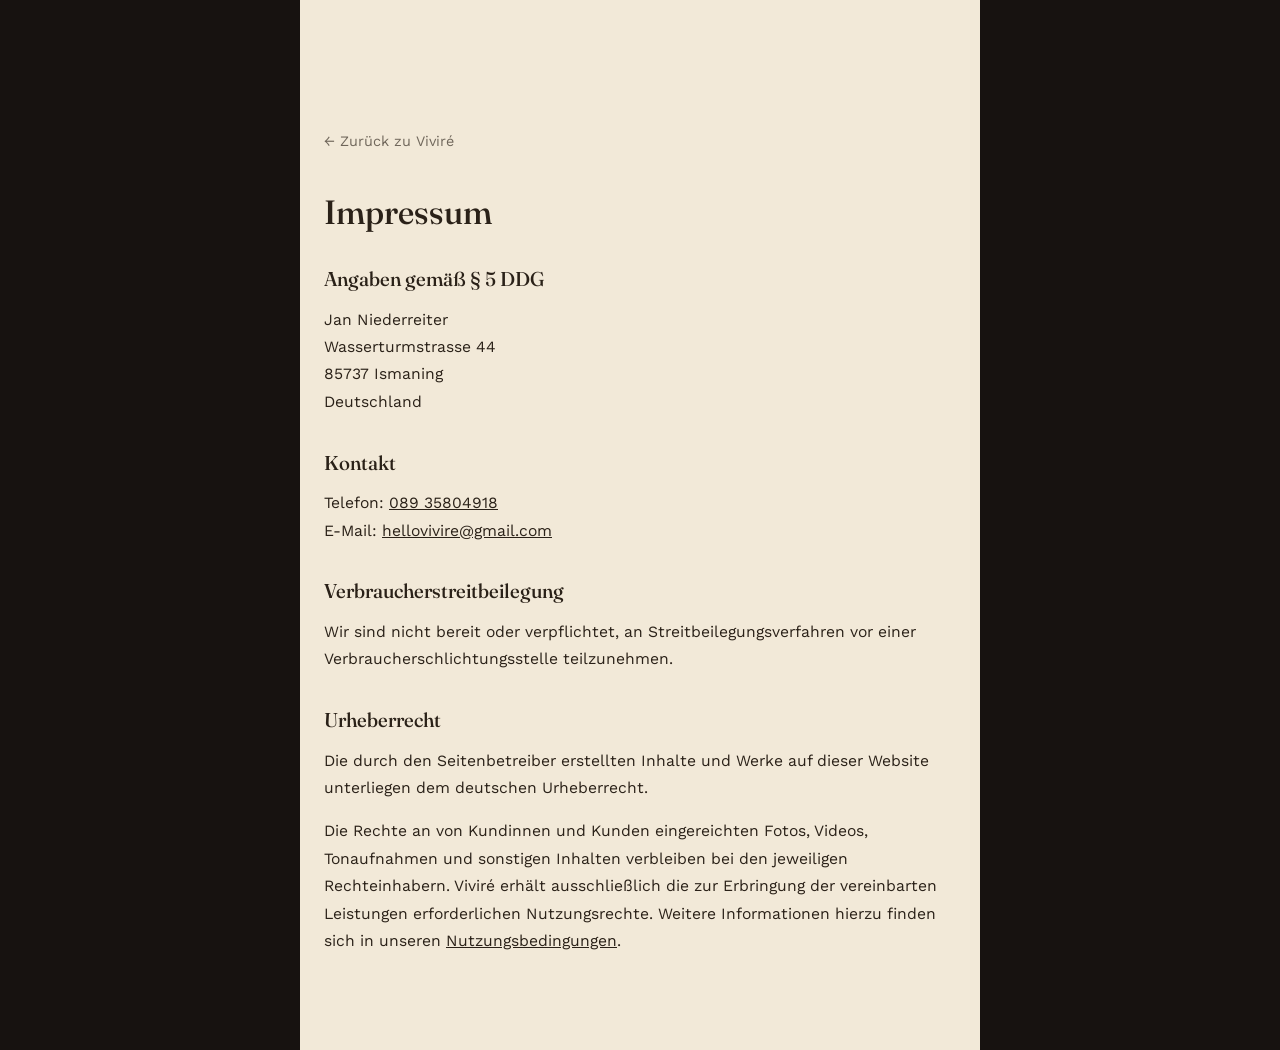
<file: impressum.html>
<!DOCTYPE html>
<html lang="de">
<head>
<meta charset="UTF-8">
<meta name="viewport" content="width=device-width, initial-scale=1">
<title>Impressum — Viviré</title>
<link rel="stylesheet" href="styles.css">
</head>
<body>
<div class="legal">
  <a class="back" href="index.html">← Zurück zu Viviré</a>
      <h1>Impressum</h1>

    <h2>Angaben gemäß § 5 DDG</h2>
    <p>
      Jan Niederreiter<br>
      Wasserturmstrasse 44<br>
      85737 Ismaning<br>
      Deutschland
    </p>

    <h2>Kontakt</h2>
    <p>
      Telefon: <a href="tel:+498935804918">089 35804918</a><br>
      E-Mail: <a href="mailto:hellovivire@gmail.com">hellovivire@gmail.com</a>
    </p>

    <h2>Verbraucherstreitbeilegung</h2>
    <p>
      Wir sind nicht bereit oder verpflichtet, an Streitbeilegungsverfahren
      vor einer Verbraucherschlichtungsstelle teilzunehmen.
    </p>

    <h2>Urheberrecht</h2>
    <p>
      Die durch den Seitenbetreiber erstellten Inhalte und Werke auf dieser
      Website unterliegen dem deutschen Urheberrecht.
    </p>

    <p>
      Die Rechte an von Kundinnen und Kunden eingereichten Fotos, Videos,
      Tonaufnahmen und sonstigen Inhalten verbleiben bei den jeweiligen
      Rechteinhabern. Viviré erhält ausschließlich die zur Erbringung der
      vereinbarten Leistungen erforderlichen Nutzungsrechte. Weitere
      Informationen hierzu finden sich in unseren
      <a href="terms.html">Nutzungsbedingungen</a>.
    </p>
</div>
</body>
</html>
</file>
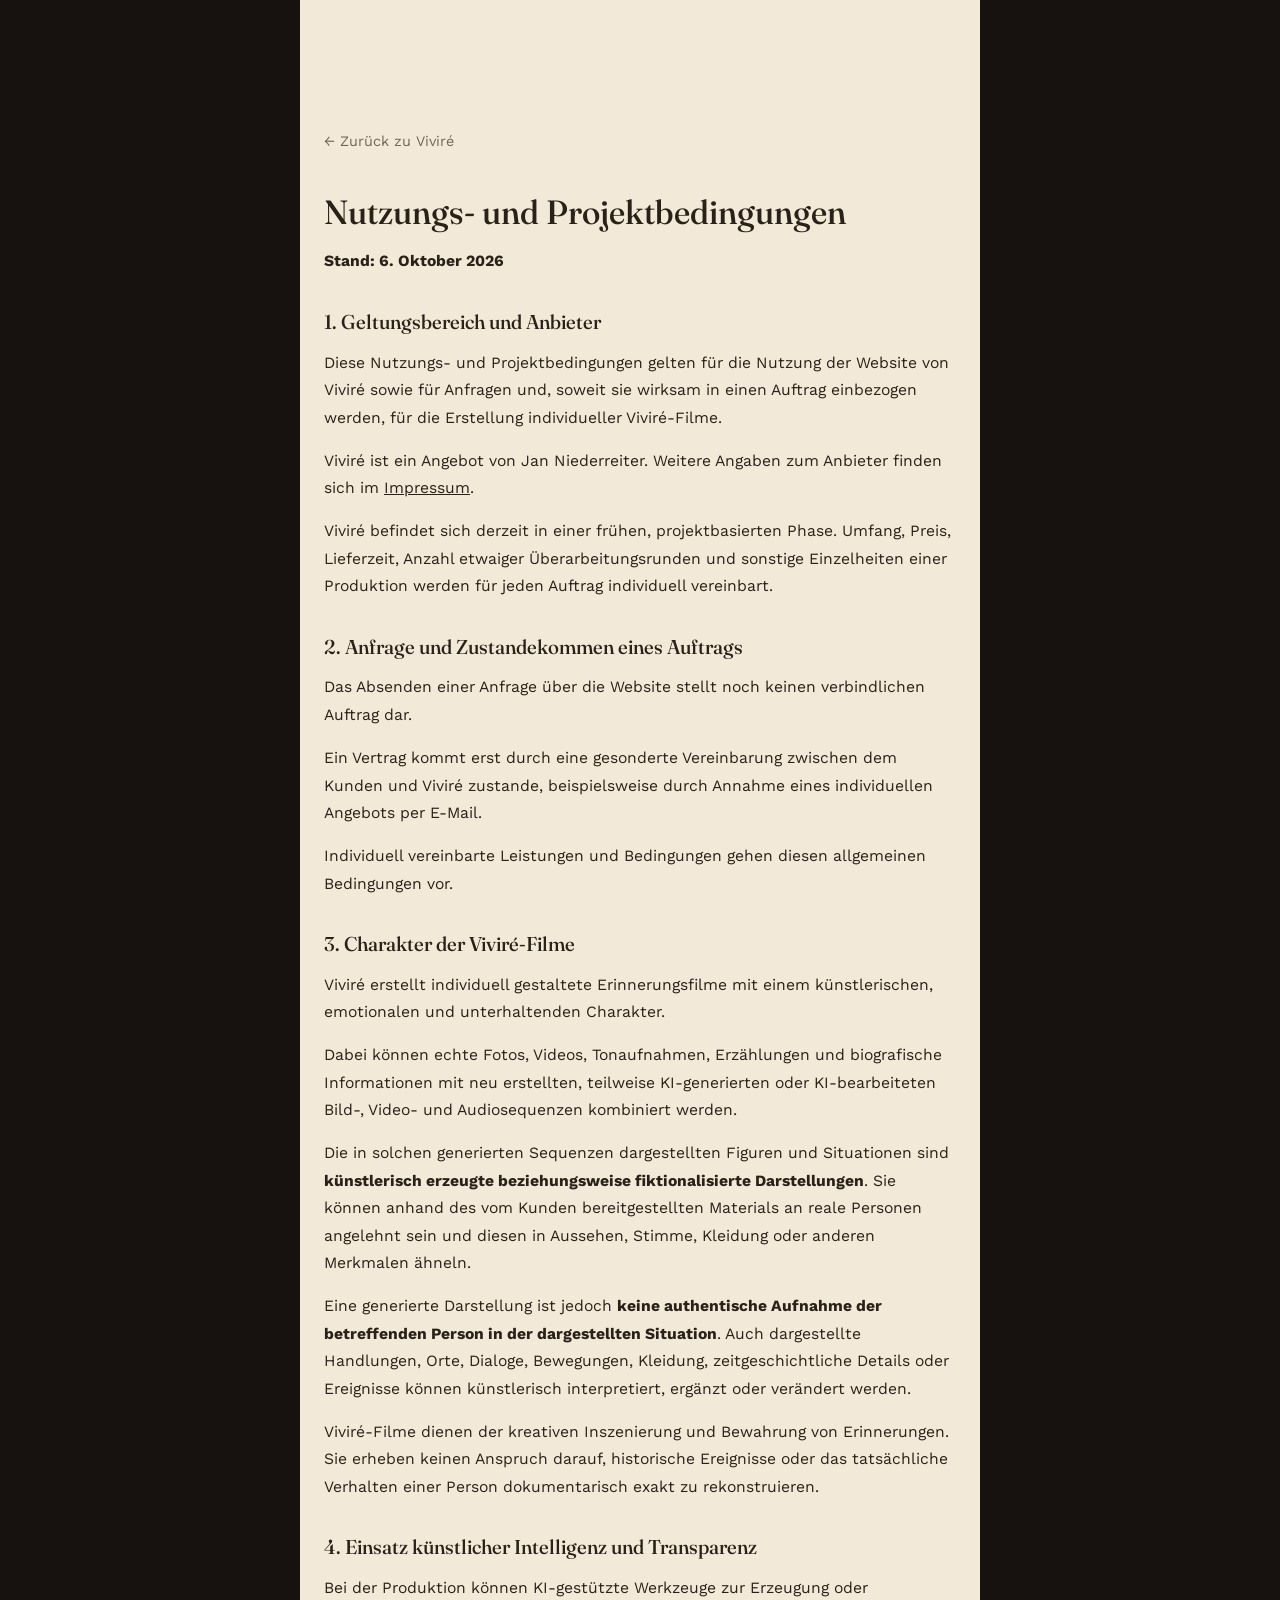
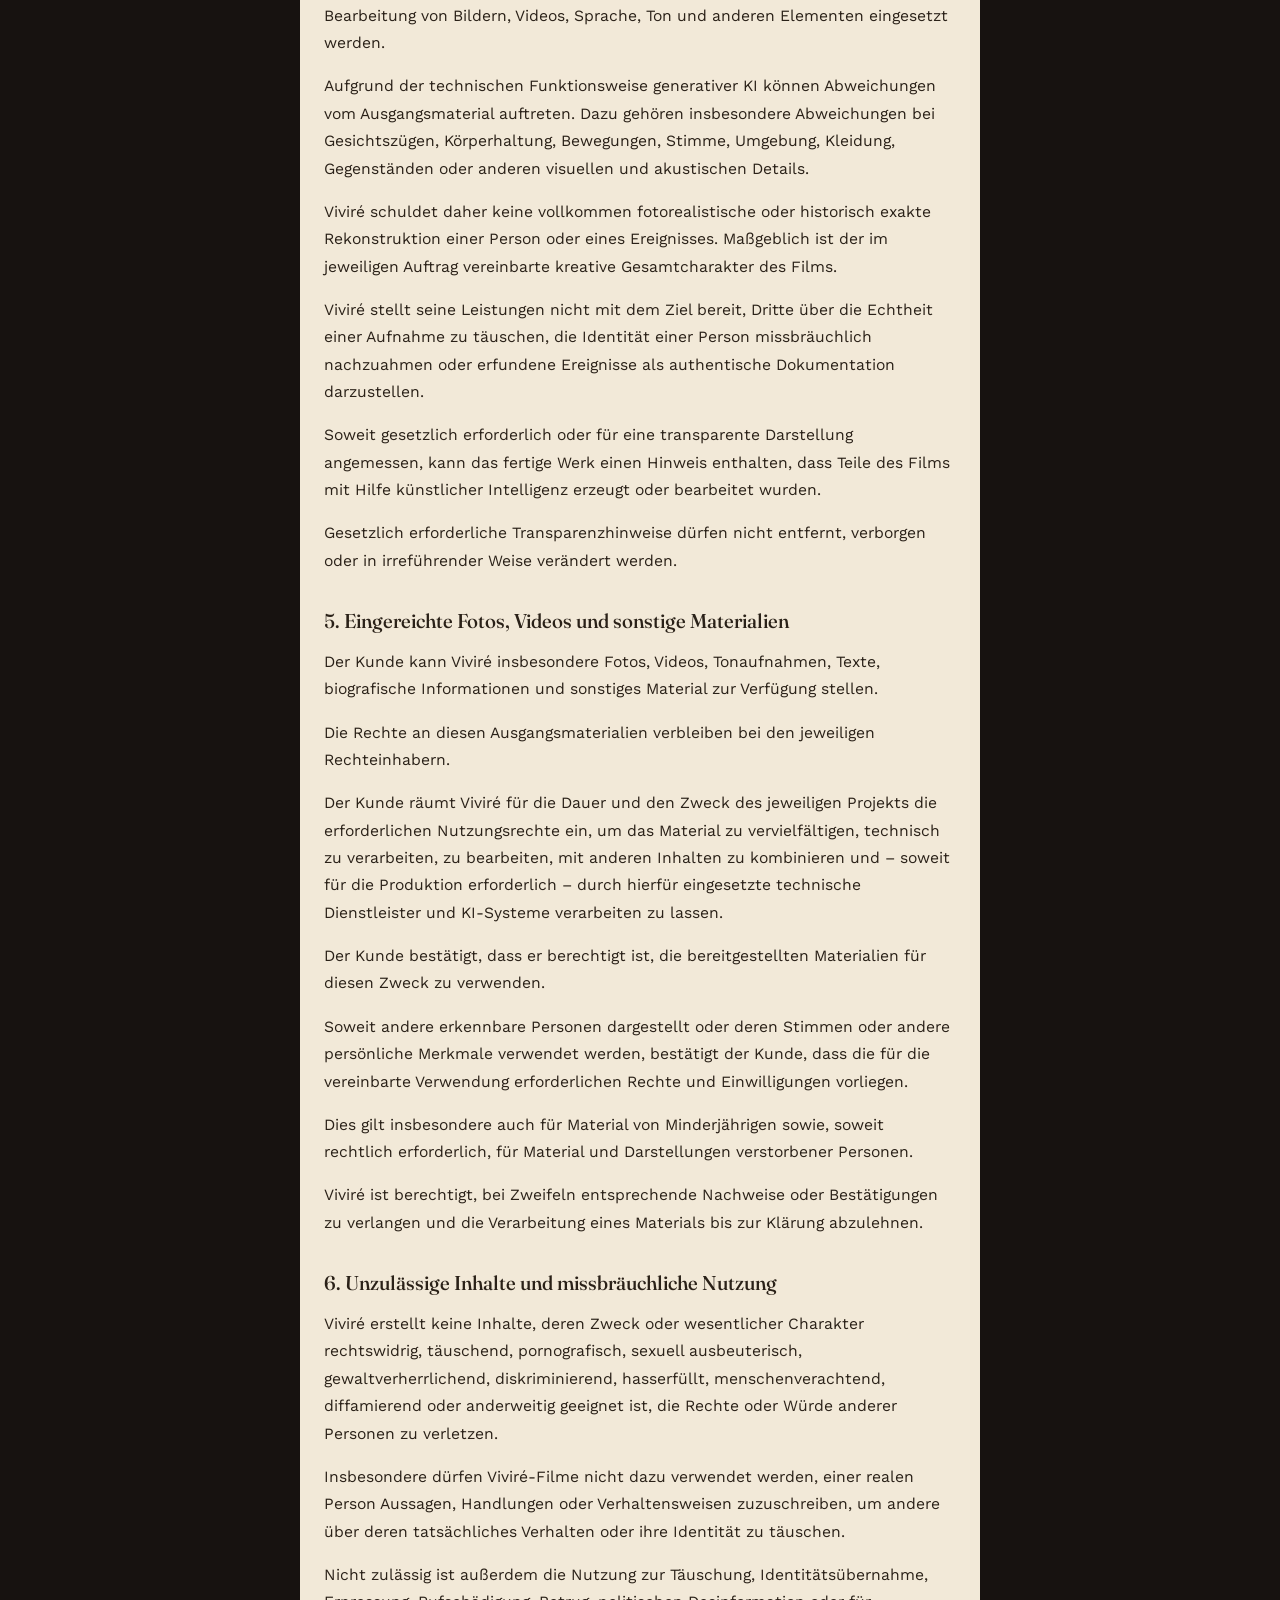
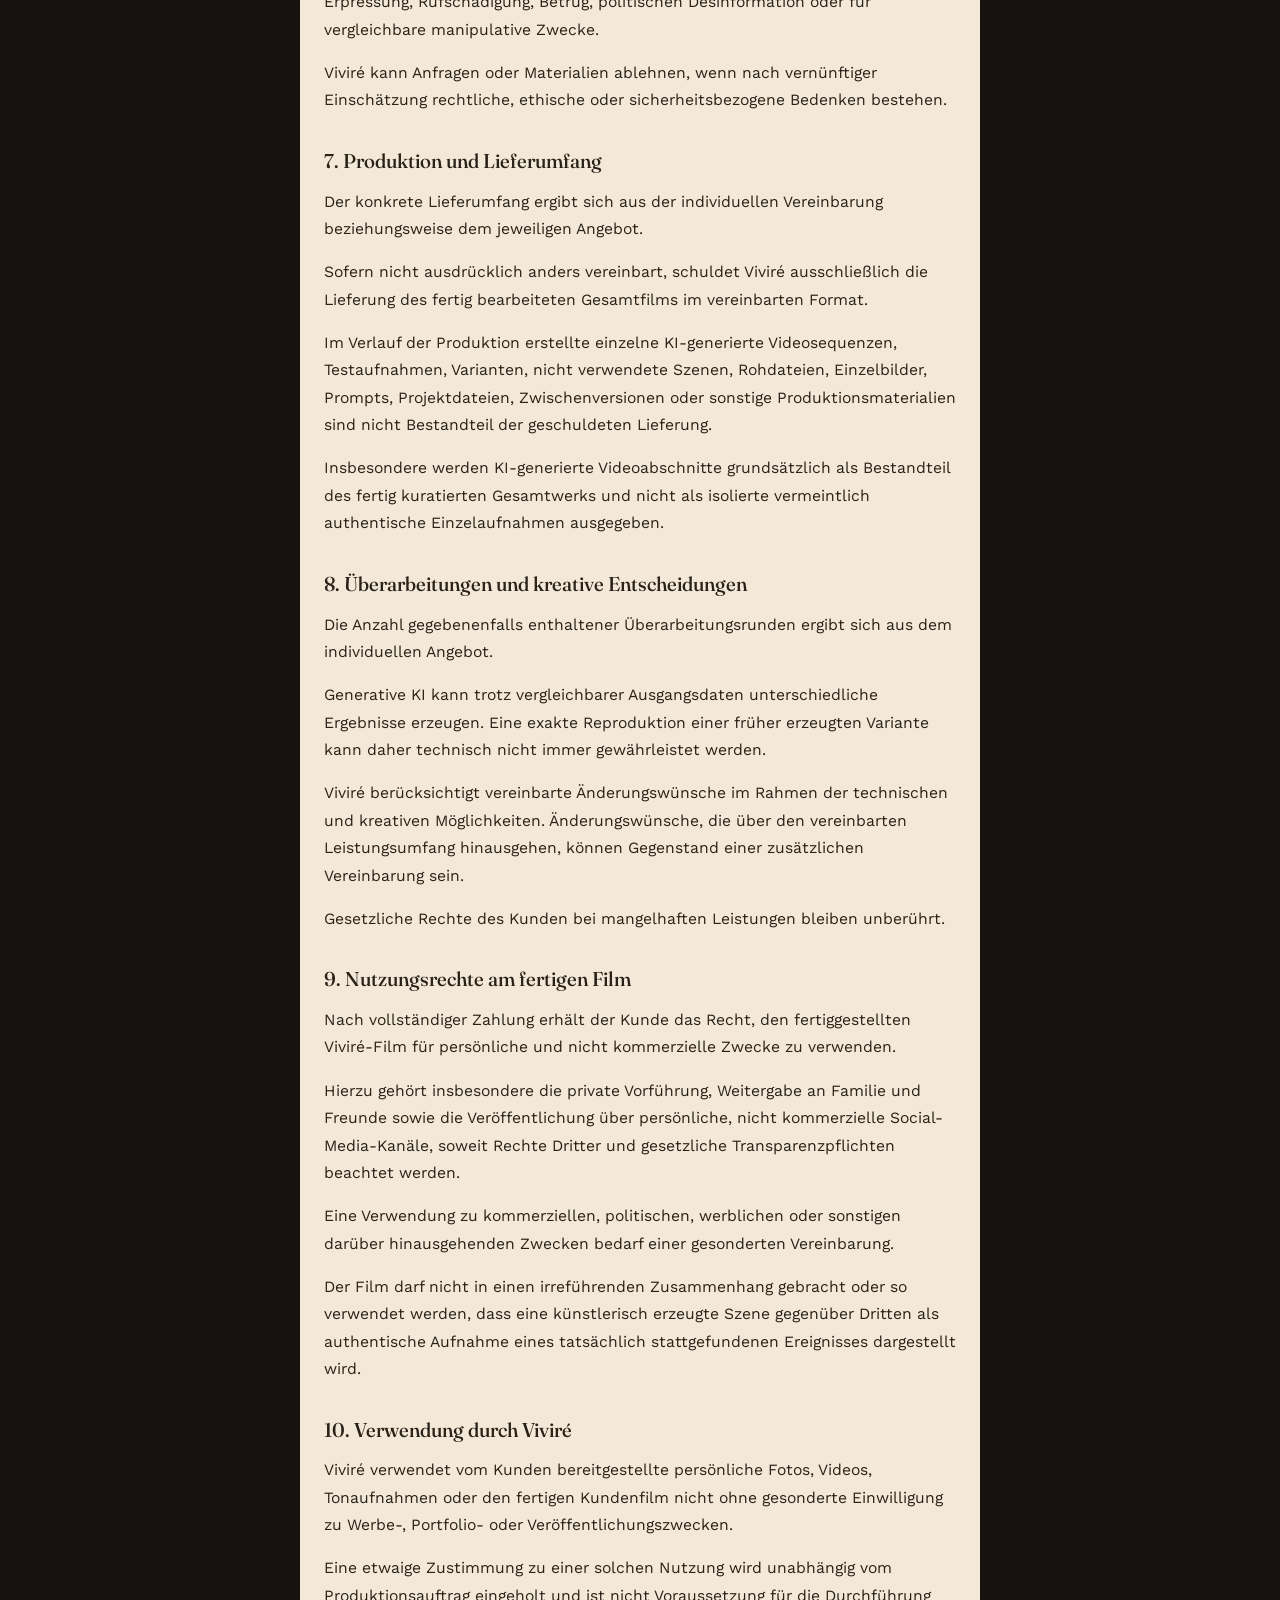
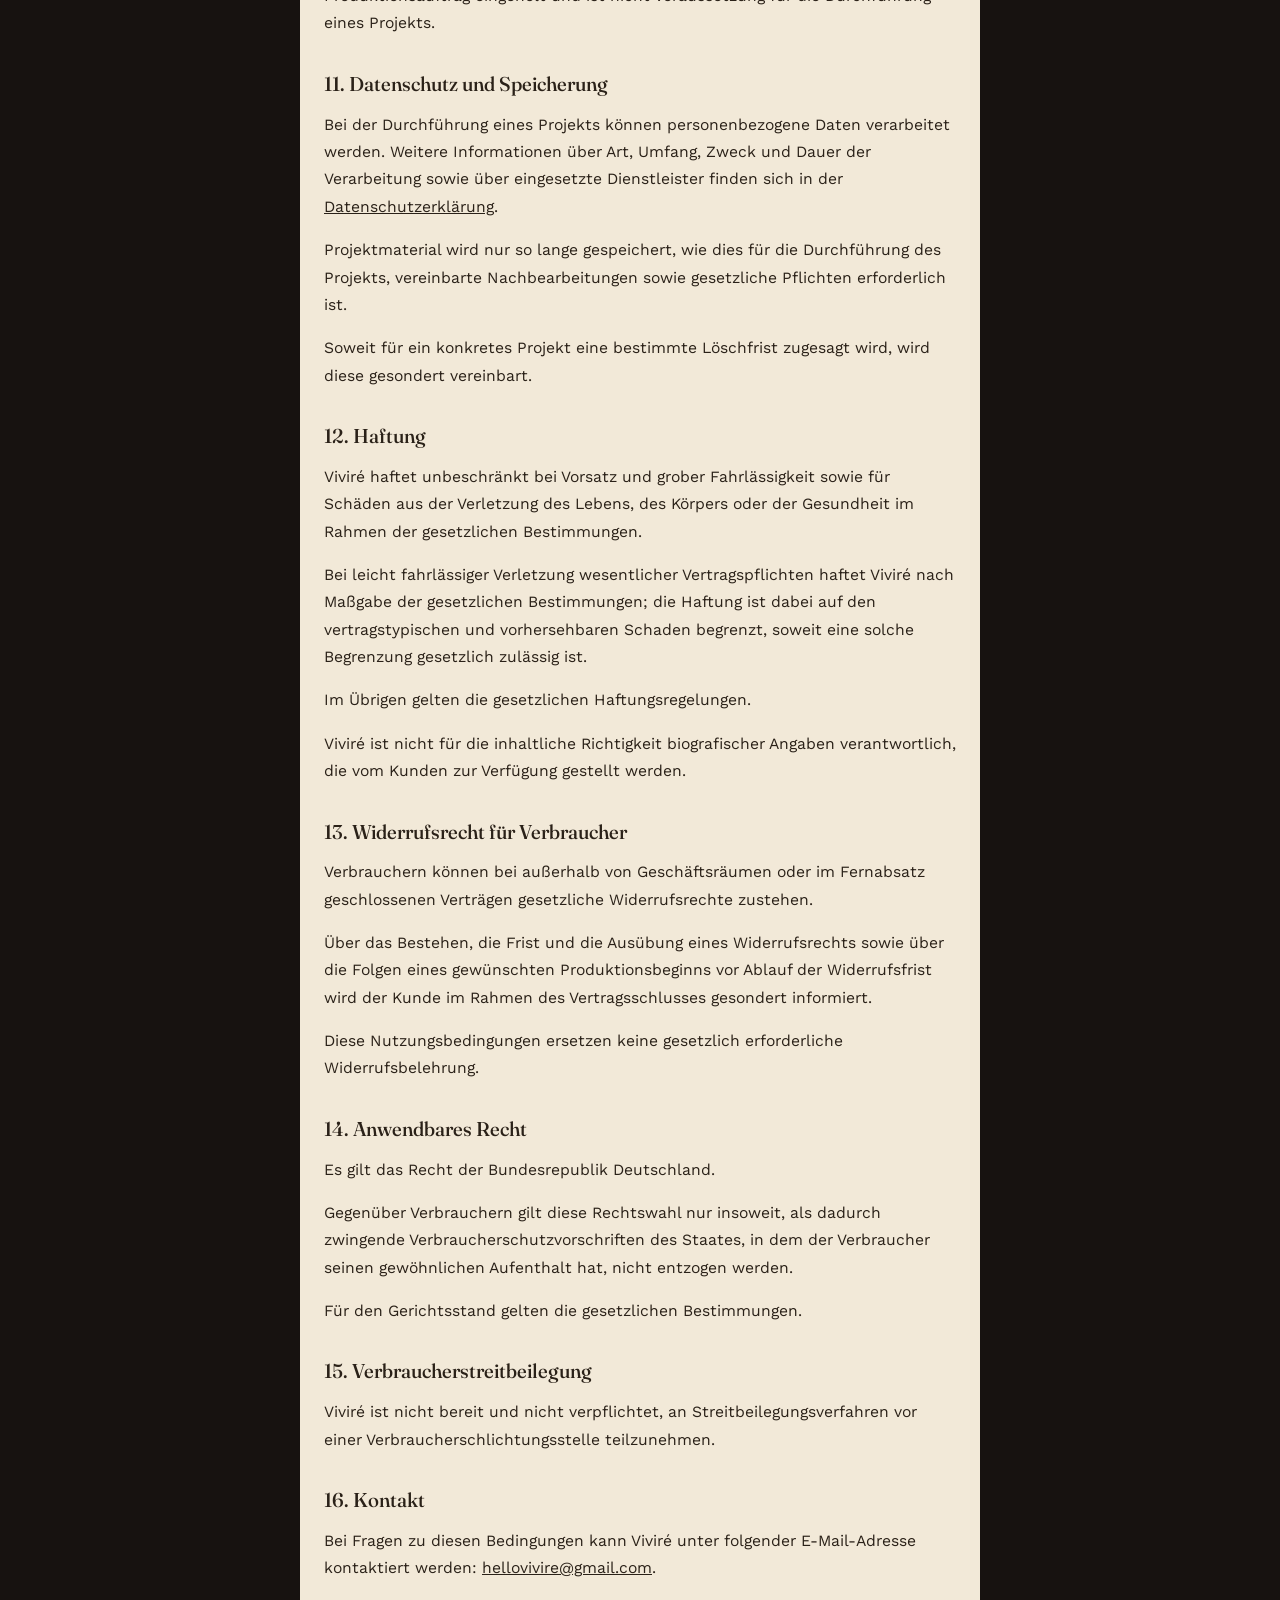
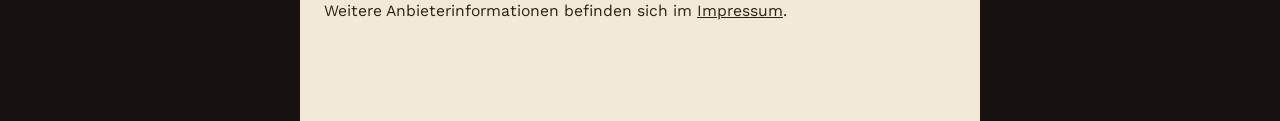
<file: terms.html>
<!DOCTYPE html>
<html lang="de">
<head>
<meta charset="UTF-8">
<meta name="viewport" content="width=device-width, initial-scale=1">
<title>Nutzungsbedingungen — Viviré</title>
<link href="https://fonts.googleapis.com/css2?family=Fraunces:ital,wght@0,400;0,500;0,600&family=Work+Sans:wght@400;500;600&display=swap" rel="stylesheet">
<link rel="stylesheet" href="styles.css">
</head>
<body>
<div class="legal">
  <a class="back" href="index.html">← Zurück zu Viviré</a>
  <h1>Nutzungs- und Projektbedingungen</h1>
    <p><strong>Stand: 6. Oktober 2026</strong></p>


    <h2>1. Geltungsbereich und Anbieter</h2>

    <p>
      Diese Nutzungs- und Projektbedingungen gelten für die Nutzung der Website
      von Viviré sowie für Anfragen und, soweit sie wirksam in einen Auftrag
      einbezogen werden, für die Erstellung individueller Viviré-Filme.
    </p>

    <p>
      Viviré ist ein Angebot von Jan Niederreiter.
      Weitere Angaben zum Anbieter finden sich im
      <a href="impressum.html">Impressum</a>.
    </p>

    <p>
      Viviré befindet sich derzeit in einer frühen, projektbasierten Phase.
      Umfang, Preis, Lieferzeit, Anzahl etwaiger Überarbeitungsrunden und
      sonstige Einzelheiten einer Produktion werden für jeden Auftrag
      individuell vereinbart.
    </p>


    <h2>2. Anfrage und Zustandekommen eines Auftrags</h2>

    <p>
      Das Absenden einer Anfrage über die Website stellt noch keinen
      verbindlichen Auftrag dar.
    </p>

    <p>
      Ein Vertrag kommt erst durch eine gesonderte Vereinbarung zwischen dem
      Kunden und Viviré zustande, beispielsweise durch Annahme eines
      individuellen Angebots per E-Mail.
    </p>

    <p>
      Individuell vereinbarte Leistungen und Bedingungen gehen diesen
      allgemeinen Bedingungen vor.
    </p>


    <h2>3. Charakter der Viviré-Filme</h2>

    <p>
      Viviré erstellt individuell gestaltete Erinnerungsfilme mit einem
      künstlerischen, emotionalen und unterhaltenden Charakter.
    </p>

    <p>
      Dabei können echte Fotos, Videos, Tonaufnahmen, Erzählungen und
      biografische Informationen mit neu erstellten, teilweise
      KI-generierten oder KI-bearbeiteten Bild-, Video- und Audiosequenzen
      kombiniert werden.
    </p>

    <p>
      Die in solchen generierten Sequenzen dargestellten Figuren und
      Situationen sind <strong>künstlerisch erzeugte beziehungsweise
      fiktionalisierte Darstellungen</strong>. Sie können anhand des vom
      Kunden bereitgestellten Materials an reale Personen angelehnt sein und
      diesen in Aussehen, Stimme, Kleidung oder anderen Merkmalen ähneln.
    </p>

    <p>
      Eine generierte Darstellung ist jedoch
      <strong>keine authentische Aufnahme der betreffenden Person in der
      dargestellten Situation</strong>. Auch dargestellte Handlungen, Orte,
      Dialoge, Bewegungen, Kleidung, zeitgeschichtliche Details oder
      Ereignisse können künstlerisch interpretiert, ergänzt oder verändert
      werden.
    </p>

    <p>
      Viviré-Filme dienen der kreativen Inszenierung und Bewahrung von
      Erinnerungen. Sie erheben keinen Anspruch darauf, historische Ereignisse
      oder das tatsächliche Verhalten einer Person dokumentarisch exakt zu
      rekonstruieren.
    </p>


    <h2>4. Einsatz künstlicher Intelligenz und Transparenz</h2>

    <p>
      Bei der Produktion können KI-gestützte Werkzeuge zur Erzeugung oder
      Bearbeitung von Bildern, Videos, Sprache, Ton und anderen Elementen
      eingesetzt werden.
    </p>

    <p>
      Aufgrund der technischen Funktionsweise generativer KI können
      Abweichungen vom Ausgangsmaterial auftreten. Dazu gehören insbesondere
      Abweichungen bei Gesichtszügen, Körperhaltung, Bewegungen, Stimme,
      Umgebung, Kleidung, Gegenständen oder anderen visuellen und akustischen
      Details.
    </p>

    <p>
      Viviré schuldet daher keine vollkommen fotorealistische oder historisch
      exakte Rekonstruktion einer Person oder eines Ereignisses. Maßgeblich
      ist der im jeweiligen Auftrag vereinbarte kreative Gesamtcharakter des
      Films.
    </p>

    <p>
      Viviré stellt seine Leistungen nicht mit dem Ziel bereit, Dritte über
      die Echtheit einer Aufnahme zu täuschen, die Identität einer Person
      missbräuchlich nachzuahmen oder erfundene Ereignisse als authentische
      Dokumentation darzustellen.
    </p>

    <p>
      Soweit gesetzlich erforderlich oder für eine transparente Darstellung
      angemessen, kann das fertige Werk einen Hinweis enthalten, dass Teile
      des Films mit Hilfe künstlicher Intelligenz erzeugt oder bearbeitet
      wurden.
    </p>

    <p>
      Gesetzlich erforderliche Transparenzhinweise dürfen nicht entfernt,
      verborgen oder in irreführender Weise verändert werden.
    </p>


    <h2>5. Eingereichte Fotos, Videos und sonstige Materialien</h2>

    <p>
      Der Kunde kann Viviré insbesondere Fotos, Videos, Tonaufnahmen, Texte,
      biografische Informationen und sonstiges Material zur Verfügung stellen.
    </p>

    <p>
      Die Rechte an diesen Ausgangsmaterialien verbleiben bei den jeweiligen
      Rechteinhabern.
    </p>

    <p>
      Der Kunde räumt Viviré für die Dauer und den Zweck des jeweiligen
      Projekts die erforderlichen Nutzungsrechte ein, um das Material zu
      vervielfältigen, technisch zu verarbeiten, zu bearbeiten, mit anderen
      Inhalten zu kombinieren und – soweit für die Produktion erforderlich –
      durch hierfür eingesetzte technische Dienstleister und KI-Systeme
      verarbeiten zu lassen.
    </p>

    <p>
      Der Kunde bestätigt, dass er berechtigt ist, die bereitgestellten
      Materialien für diesen Zweck zu verwenden.
    </p>

    <p>
      Soweit andere erkennbare Personen dargestellt oder deren Stimmen oder
      andere persönliche Merkmale verwendet werden, bestätigt der Kunde, dass
      die für die vereinbarte Verwendung erforderlichen Rechte und
      Einwilligungen vorliegen.
    </p>

    <p>
      Dies gilt insbesondere auch für Material von Minderjährigen sowie,
      soweit rechtlich erforderlich, für Material und Darstellungen
      verstorbener Personen.
    </p>

    <p>
      Viviré ist berechtigt, bei Zweifeln entsprechende Nachweise oder
      Bestätigungen zu verlangen und die Verarbeitung eines Materials bis zur
      Klärung abzulehnen.
    </p>


    <h2>6. Unzulässige Inhalte und missbräuchliche Nutzung</h2>

    <p>
      Viviré erstellt keine Inhalte, deren Zweck oder wesentlicher Charakter
      rechtswidrig, täuschend, pornografisch, sexuell ausbeuterisch,
      gewaltverherrlichend, diskriminierend, hasserfüllt, menschenverachtend,
      diffamierend oder anderweitig geeignet ist, die Rechte oder Würde
      anderer Personen zu verletzen.
    </p>

    <p>
      Insbesondere dürfen Viviré-Filme nicht dazu verwendet werden, einer
      realen Person Aussagen, Handlungen oder Verhaltensweisen zuzuschreiben,
      um andere über deren tatsächliches Verhalten oder ihre Identität zu
      täuschen.
    </p>

    <p>
      Nicht zulässig ist außerdem die Nutzung zur Täuschung,
      Identitätsübernahme, Erpressung, Rufschädigung, Betrug, politischen
      Desinformation oder für vergleichbare manipulative Zwecke.
    </p>

    <p>
      Viviré kann Anfragen oder Materialien ablehnen, wenn nach vernünftiger
      Einschätzung rechtliche, ethische oder sicherheitsbezogene Bedenken
      bestehen.
    </p>


    <h2>7. Produktion und Lieferumfang</h2>

    <p>
      Der konkrete Lieferumfang ergibt sich aus der individuellen Vereinbarung
      beziehungsweise dem jeweiligen Angebot.
    </p>

    <p>
      Sofern nicht ausdrücklich anders vereinbart, schuldet Viviré
      ausschließlich die Lieferung des fertig bearbeiteten Gesamtfilms im
      vereinbarten Format.
    </p>

    <p>
      Im Verlauf der Produktion erstellte einzelne KI-generierte
      Videosequenzen, Testaufnahmen, Varianten, nicht verwendete Szenen,
      Rohdateien, Einzelbilder, Prompts, Projektdateien, Zwischenversionen oder
      sonstige Produktionsmaterialien sind nicht Bestandteil der geschuldeten
      Lieferung.
    </p>

    <p>
      Insbesondere werden KI-generierte Videoabschnitte grundsätzlich als
      Bestandteil des fertig kuratierten Gesamtwerks und nicht als isolierte
      vermeintlich authentische Einzelaufnahmen ausgegeben.
    </p>


    <h2>8. Überarbeitungen und kreative Entscheidungen</h2>

    <p>
      Die Anzahl gegebenenfalls enthaltener Überarbeitungsrunden ergibt sich
      aus dem individuellen Angebot.
    </p>

    <p>
      Generative KI kann trotz vergleichbarer Ausgangsdaten unterschiedliche
      Ergebnisse erzeugen. Eine exakte Reproduktion einer früher erzeugten
      Variante kann daher technisch nicht immer gewährleistet werden.
    </p>

    <p>
      Viviré berücksichtigt vereinbarte Änderungswünsche im Rahmen der
      technischen und kreativen Möglichkeiten. Änderungswünsche, die über den
      vereinbarten Leistungsumfang hinausgehen, können Gegenstand einer
      zusätzlichen Vereinbarung sein.
    </p>

    <p>
      Gesetzliche Rechte des Kunden bei mangelhaften Leistungen bleiben
      unberührt.
    </p>


    <h2>9. Nutzungsrechte am fertigen Film</h2>

    <p>
      Nach vollständiger Zahlung erhält der Kunde das Recht, den
      fertiggestellten Viviré-Film für persönliche und nicht kommerzielle
      Zwecke zu verwenden.
    </p>

    <p>
      Hierzu gehört insbesondere die private Vorführung, Weitergabe an Familie
      und Freunde sowie die Veröffentlichung über persönliche, nicht
      kommerzielle Social-Media-Kanäle, soweit Rechte Dritter und gesetzliche
      Transparenzpflichten beachtet werden.
    </p>

    <p>
      Eine Verwendung zu kommerziellen, politischen, werblichen oder sonstigen
      darüber hinausgehenden Zwecken bedarf einer gesonderten Vereinbarung.
    </p>

    <p>
      Der Film darf nicht in einen irreführenden Zusammenhang gebracht oder
      so verwendet werden, dass eine künstlerisch erzeugte Szene gegenüber
      Dritten als authentische Aufnahme eines tatsächlich stattgefundenen
      Ereignisses dargestellt wird.
    </p>


    <h2>10. Verwendung durch Viviré</h2>

    <p>
      Viviré verwendet vom Kunden bereitgestellte persönliche Fotos, Videos,
      Tonaufnahmen oder den fertigen Kundenfilm nicht ohne gesonderte
      Einwilligung zu Werbe-, Portfolio- oder Veröffentlichungszwecken.
    </p>

    <p>
      Eine etwaige Zustimmung zu einer solchen Nutzung wird unabhängig vom
      Produktionsauftrag eingeholt und ist nicht Voraussetzung für die
      Durchführung eines Projekts.
    </p>


    <h2>11. Datenschutz und Speicherung</h2>

    <p>
      Bei der Durchführung eines Projekts können personenbezogene Daten
      verarbeitet werden. Weitere Informationen über Art, Umfang, Zweck und
      Dauer der Verarbeitung sowie über eingesetzte Dienstleister finden sich
      in der
      <a href="datenschutz.html">Datenschutzerklärung</a>.
    </p>

    <p>
      Projektmaterial wird nur so lange gespeichert, wie dies für die
      Durchführung des Projekts, vereinbarte Nachbearbeitungen sowie
      gesetzliche Pflichten erforderlich ist.
    </p>

    <p>
      Soweit für ein konkretes Projekt eine bestimmte Löschfrist zugesagt
      wird, wird diese gesondert vereinbart.
    </p>


    <h2>12. Haftung</h2>

    <p>
      Viviré haftet unbeschränkt bei Vorsatz und grober Fahrlässigkeit sowie
      für Schäden aus der Verletzung des Lebens, des Körpers oder der
      Gesundheit im Rahmen der gesetzlichen Bestimmungen.
    </p>

    <p>
      Bei leicht fahrlässiger Verletzung wesentlicher Vertragspflichten haftet
      Viviré nach Maßgabe der gesetzlichen Bestimmungen; die Haftung ist dabei
      auf den vertragstypischen und vorhersehbaren Schaden begrenzt, soweit
      eine solche Begrenzung gesetzlich zulässig ist.
    </p>

    <p>
      Im Übrigen gelten die gesetzlichen Haftungsregelungen.
    </p>

    <p>
      Viviré ist nicht für die inhaltliche Richtigkeit biografischer Angaben
      verantwortlich, die vom Kunden zur Verfügung gestellt werden.
    </p>


    <h2>13. Widerrufsrecht für Verbraucher</h2>

    <p>
      Verbrauchern können bei außerhalb von Geschäftsräumen oder im Fernabsatz
      geschlossenen Verträgen gesetzliche Widerrufsrechte zustehen.
    </p>

    <p>
      Über das Bestehen, die Frist und die Ausübung eines Widerrufsrechts sowie
      über die Folgen eines gewünschten Produktionsbeginns vor Ablauf der
      Widerrufsfrist wird der Kunde im Rahmen des Vertragsschlusses gesondert
      informiert.
    </p>

    <p>
      Diese Nutzungsbedingungen ersetzen keine gesetzlich erforderliche
      Widerrufsbelehrung.
    </p>


    <h2>14. Anwendbares Recht</h2>

    <p>
      Es gilt das Recht der Bundesrepublik Deutschland.
    </p>

    <p>
      Gegenüber Verbrauchern gilt diese Rechtswahl nur insoweit, als dadurch
      zwingende Verbraucherschutzvorschriften des Staates, in dem der
      Verbraucher seinen gewöhnlichen Aufenthalt hat, nicht entzogen werden.
    </p>

    <p>
      Für den Gerichtsstand gelten die gesetzlichen Bestimmungen.
    </p>


    <h2>15. Verbraucherstreitbeilegung</h2>

    <p>
      Viviré ist nicht bereit und nicht verpflichtet, an
      Streitbeilegungsverfahren vor einer Verbraucherschlichtungsstelle
      teilzunehmen.
    </p>


    <h2>16. Kontakt</h2>

    <p>
      Bei Fragen zu diesen Bedingungen kann Viviré unter folgender
      E-Mail-Adresse kontaktiert werden:
      <a href="mailto:hellovivire@gmail.com">hellovivire@gmail.com</a>.
    </p>

    <p>
      Weitere Anbieterinformationen befinden sich im
      <a href="impressum.html">Impressum</a>.
    </p>

</div>
</body>
</html>
</file>
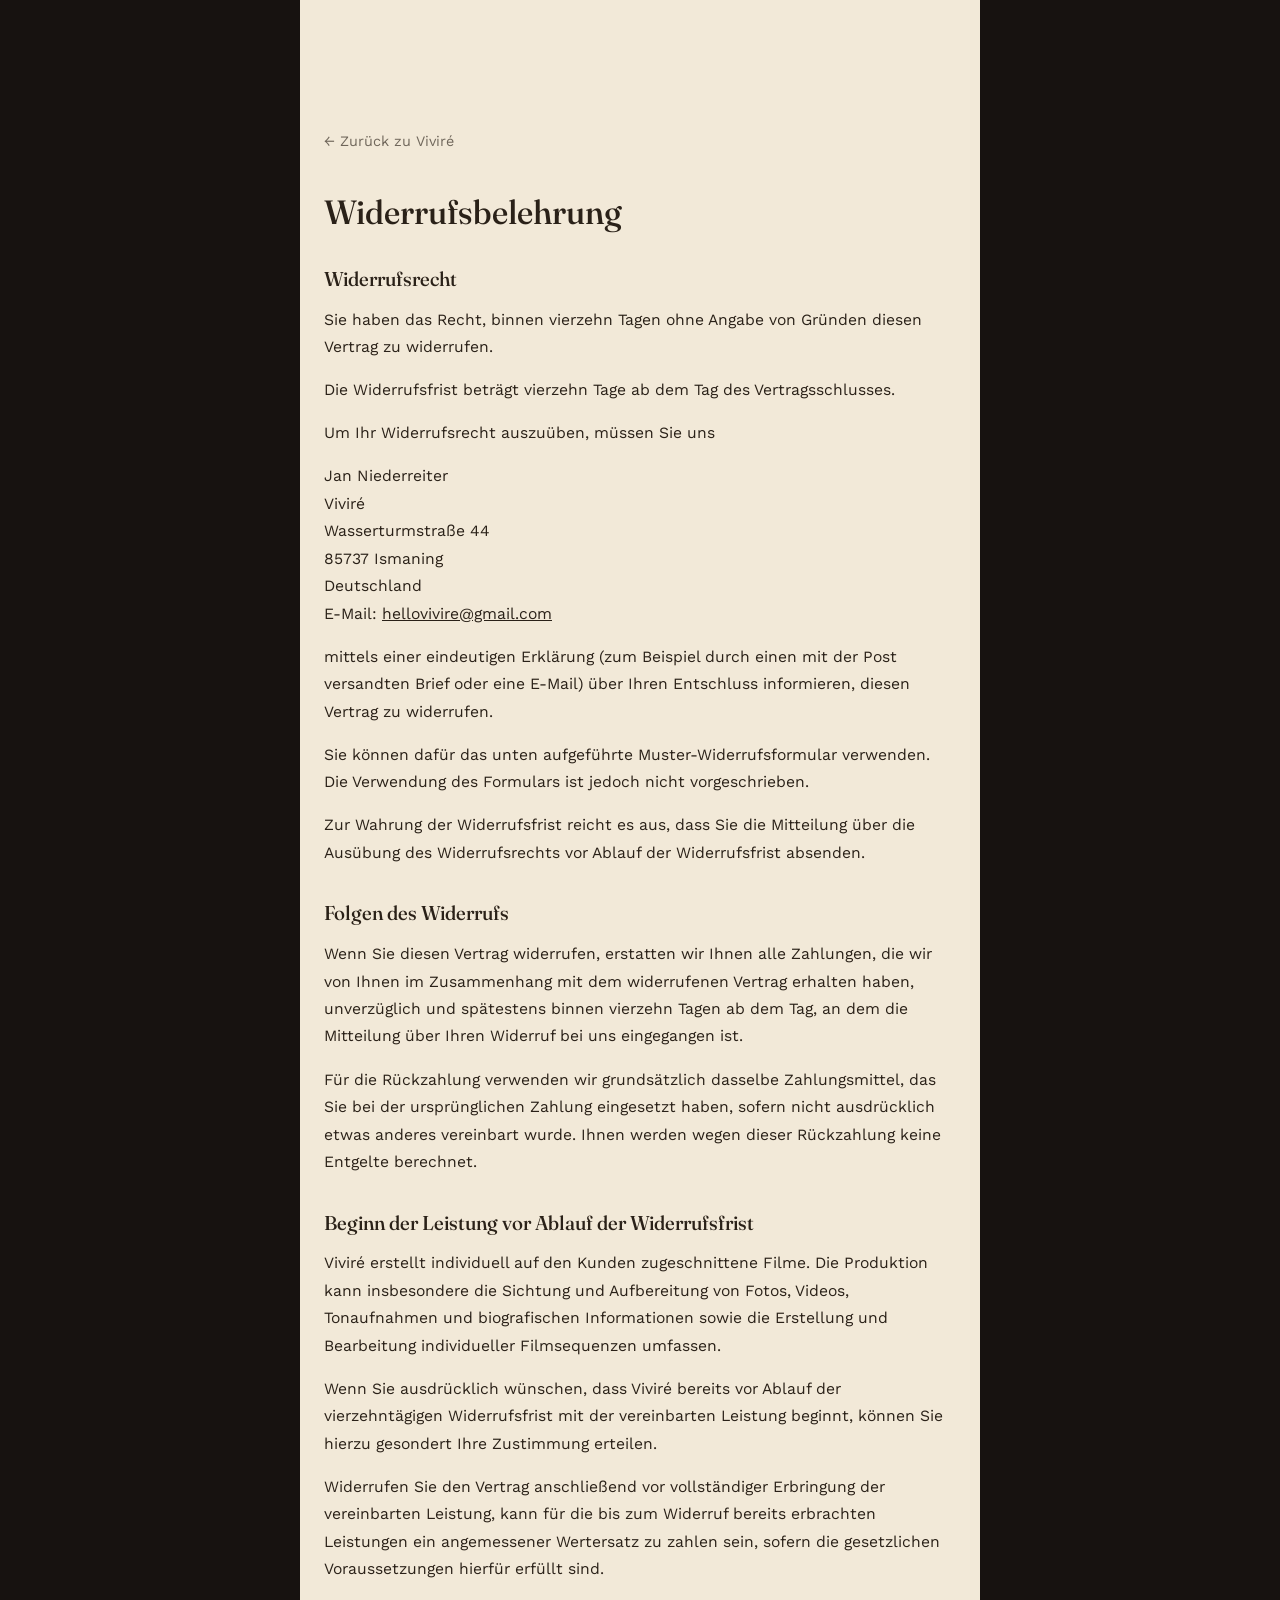
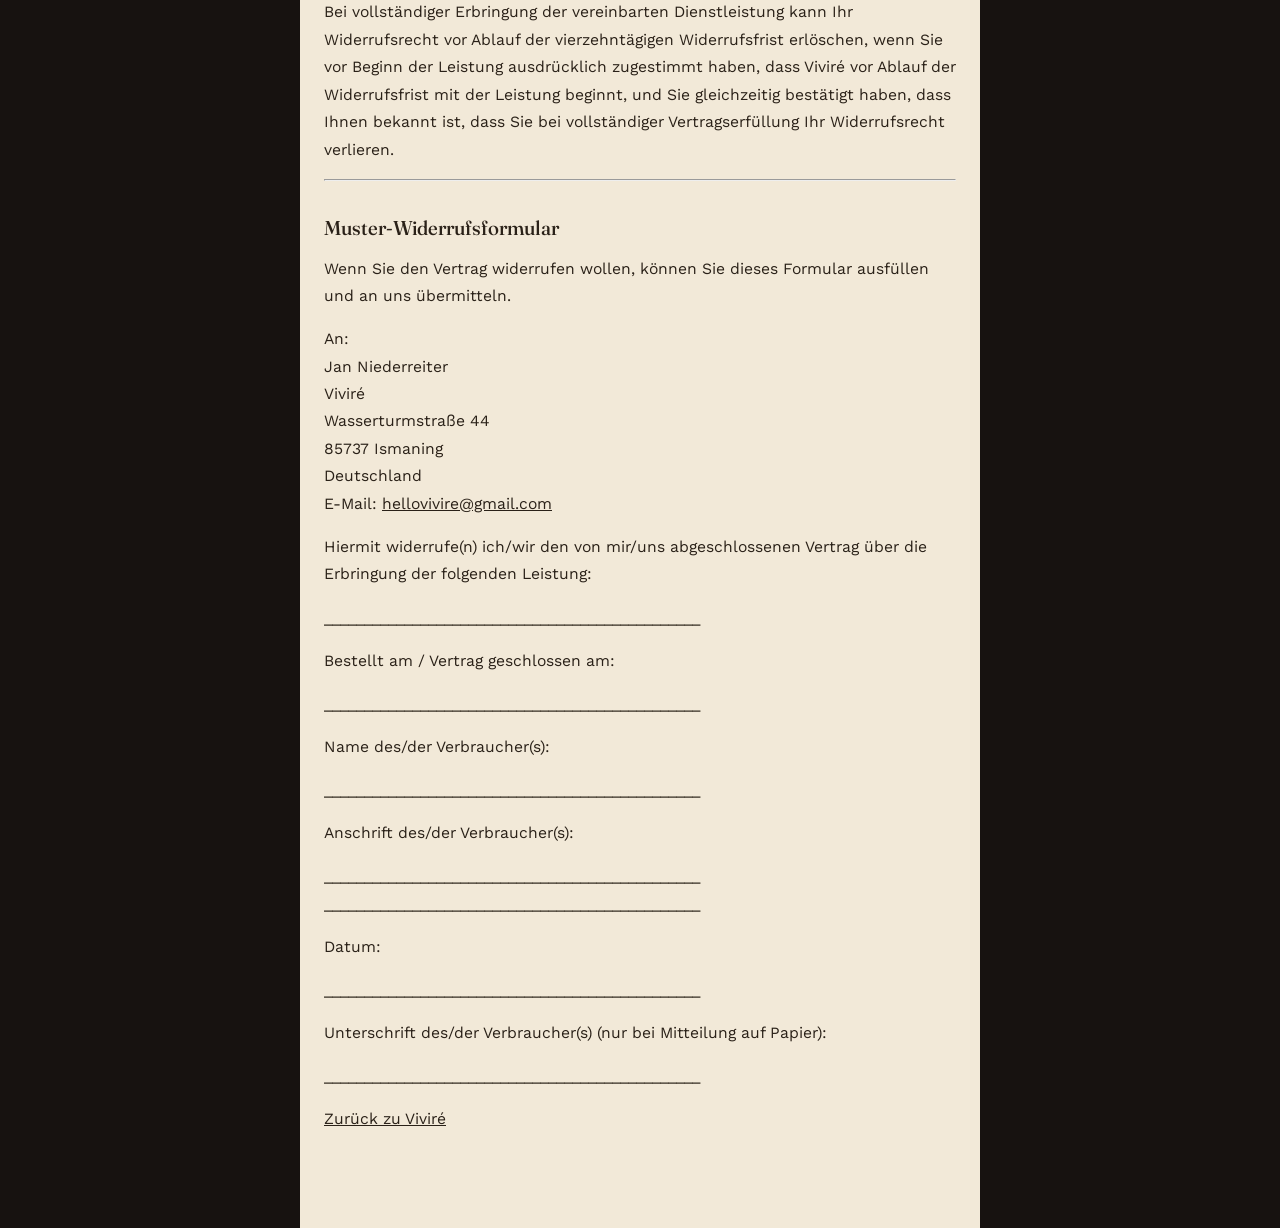
<file: widerruf.html>
<!DOCTYPE html>
<html lang="de">
<head>
<meta charset="UTF-8">
<meta name="viewport" content="width=device-width, initial-scale=1">
<title>Impressum — Viviré</title>
<link rel="stylesheet" href="styles.css">
</head>
<body>
<div class="legal">
  <a class="back" href="index.html">← Zurück zu Viviré</a>
  
<main>

  <h1>Widerrufsbelehrung</h1>

  <h2>Widerrufsrecht</h2>

  <p>
    Sie haben das Recht, binnen vierzehn Tagen ohne Angabe von Gründen
    diesen Vertrag zu widerrufen.
  </p>

  <p>
    Die Widerrufsfrist beträgt vierzehn Tage ab dem Tag des
    Vertragsschlusses.
  </p>

  <p>
    Um Ihr Widerrufsrecht auszuüben, müssen Sie uns
  </p>

  <p>
    Jan Niederreiter<br>
    Viviré<br>
    Wasserturmstraße 44<br>
    85737 Ismaning<br>
    Deutschland<br>
    E-Mail:
    <a href="mailto:hellovivire@gmail.com">
      hellovivire@gmail.com
    </a>
  </p>

  <p>
    mittels einer eindeutigen Erklärung (zum Beispiel durch einen mit der
    Post versandten Brief oder eine E-Mail) über Ihren Entschluss informieren,
    diesen Vertrag zu widerrufen.
  </p>

  <p>
    Sie können dafür das unten aufgeführte Muster-Widerrufsformular verwenden.
    Die Verwendung des Formulars ist jedoch nicht vorgeschrieben.
  </p>

  <p>
    Zur Wahrung der Widerrufsfrist reicht es aus, dass Sie die Mitteilung
    über die Ausübung des Widerrufsrechts vor Ablauf der Widerrufsfrist
    absenden.
  </p>


  <h2>Folgen des Widerrufs</h2>

  <p>
    Wenn Sie diesen Vertrag widerrufen, erstatten wir Ihnen alle Zahlungen,
    die wir von Ihnen im Zusammenhang mit dem widerrufenen Vertrag erhalten
    haben, unverzüglich und spätestens binnen vierzehn Tagen ab dem Tag,
    an dem die Mitteilung über Ihren Widerruf bei uns eingegangen ist.
  </p>

  <p>
    Für die Rückzahlung verwenden wir grundsätzlich dasselbe Zahlungsmittel,
    das Sie bei der ursprünglichen Zahlung eingesetzt haben, sofern nicht
    ausdrücklich etwas anderes vereinbart wurde. Ihnen werden wegen dieser
    Rückzahlung keine Entgelte berechnet.
  </p>


  <h2>Beginn der Leistung vor Ablauf der Widerrufsfrist</h2>

  <p>
    Viviré erstellt individuell auf den Kunden zugeschnittene Filme.
    Die Produktion kann insbesondere die Sichtung und Aufbereitung von
    Fotos, Videos, Tonaufnahmen und biografischen Informationen sowie die
    Erstellung und Bearbeitung individueller Filmsequenzen umfassen.
  </p>

  <p>
    Wenn Sie ausdrücklich wünschen, dass Viviré bereits vor Ablauf der
    vierzehntägigen Widerrufsfrist mit der vereinbarten Leistung beginnt,
    können Sie hierzu gesondert Ihre Zustimmung erteilen.
  </p>

  <p>
    Widerrufen Sie den Vertrag anschließend vor vollständiger Erbringung
    der vereinbarten Leistung, kann für die bis zum Widerruf bereits
    erbrachten Leistungen ein angemessener Wertersatz zu zahlen sein,
    sofern die gesetzlichen Voraussetzungen hierfür erfüllt sind.
  </p>

  <p>
    Bei vollständiger Erbringung der vereinbarten Dienstleistung kann
    Ihr Widerrufsrecht vor Ablauf der vierzehntägigen Widerrufsfrist
    erlöschen, wenn Sie vor Beginn der Leistung ausdrücklich zugestimmt
    haben, dass Viviré vor Ablauf der Widerrufsfrist mit der Leistung beginnt,
    und Sie gleichzeitig bestätigt haben, dass Ihnen bekannt ist, dass Sie
    bei vollständiger Vertragserfüllung Ihr Widerrufsrecht verlieren.
  </p>


  <hr>


  <h2>Muster-Widerrufsformular</h2>

  <p>
    Wenn Sie den Vertrag widerrufen wollen, können Sie dieses Formular
    ausfüllen und an uns übermitteln.
  </p>

  <p>
    An:<br>
    Jan Niederreiter<br>
    Viviré<br>
    Wasserturmstraße 44<br>
    85737 Ismaning<br>
    Deutschland<br>
    E-Mail:
    <a href="mailto:hellovivire@gmail.com">
      hellovivire@gmail.com
    </a>
  </p>

  <p>
    Hiermit widerrufe(n) ich/wir den von mir/uns abgeschlossenen Vertrag
    über die Erbringung der folgenden Leistung:
  </p>

  <p>
    _______________________________________________
  </p>

  <p>
    Bestellt am / Vertrag geschlossen am:
  </p>

  <p>
    _______________________________________________
  </p>

  <p>
    Name des/der Verbraucher(s):
  </p>

  <p>
    _______________________________________________
  </p>

  <p>
    Anschrift des/der Verbraucher(s):
  </p>

  <p>
    _______________________________________________<br>
    _______________________________________________
  </p>

  <p>
    Datum:
  </p>

  <p>
    _______________________________________________
  </p>

  <p>
    Unterschrift des/der Verbraucher(s)
    (nur bei Mitteilung auf Papier):
  </p>

  <p>
    _______________________________________________
  </p>


  <p>
    <a href="index.html">Zurück zu Viviré</a>
  </p>

</main>

</body>
</html>
</file>
<file: styles.css>
@font-face{
  font-family:'Fraunces';
  src:url('fonts/fraunces.woff2') format('woff2');
  font-weight:300 600;
  font-style:normal;
  font-display:swap;
}
@font-face{
  font-family:'Fraunces';
  src:url('fonts/fraunces-italic.woff2') format('woff2');
  font-weight:400;
  font-style:italic;
  font-display:swap;
}
@font-face{
  font-family:'Work Sans';
  src:url('fonts/worksans.woff2') format('woff2');
  font-weight:400 600;
  font-style:normal;
  font-display:swap;
}

:root{
  --bg-dark:#171210;
  --bg-paper:#f2e9d8;
  --gold:#c9a66b;
  --gold-bright:#e8c27d;
  --ink:#2a2118;
  --cream:#f3eada;
  --rule:rgba(201,166,107,.35);
}
*{box-sizing:border-box;}
html{scroll-behavior:smooth;}
body{
  margin:0;
  background:var(--bg-dark);
  color:var(--cream);
  font-family:'Work Sans',system-ui,sans-serif;
  line-height:1.6;
  -webkit-font-smoothing:antialiased;
}
h1,h2,h3{font-family:'Fraunces',serif;font-weight:500;line-height:1.15;margin:0;}
a{color:inherit;}
img{max-width:100%;display:block;}
button,input,select,textarea{font-family:inherit;}
:focus-visible{outline:2px solid var(--gold-bright);outline-offset:3px;}

/* Nav */
.nav{
  position:fixed;top:0;left:0;right:0;z-index:50;
  display:flex;justify-content:space-between;align-items:center;gap:1.5rem;
  padding:1.5rem 2rem;
  mix-blend-mode:difference;
  color:#fff;
}
.nav .logo{font-family:'Fraunces',serif;font-size:1.05rem;letter-spacing:.06em;}
.nav-links{display:flex;gap:1.5rem;align-items:center;font-size:.9rem;}
.nav-links a{text-decoration:none;opacity:.8;}
.nav-links a:hover{opacity:1;}
.lang-switch{position:relative;}
.lang-switch summary{cursor:pointer;list-style:none;padding:.2rem .4rem;}
.lang-switch summary::-webkit-details-marker{display:none;}
.lang-switch[open] summary{color:var(--gold-bright);}
.lang-options{
  position:absolute;top:100%;right:0;margin-top:.6rem;
  display:flex;flex-direction:column;gap:.2rem;padding:.4rem;
  background:var(--bg-dark);border:1px solid var(--rule);
  isolation:isolate;mix-blend-mode:normal;
}
.lang-options button{
  background:none;border:none;color:var(--cream);text-align:left;
  padding:.35rem .6rem;cursor:pointer;opacity:.7;font-size:.85rem;
}
.lang-options button.active,.lang-options button:hover{opacity:1;}

/* Hero */
.hero{
  min-height:100vh;display:flex;flex-direction:column;
  align-items:center;justify-content:center;text-align:center;
  padding:2rem;
}
.hero h1{font-size:clamp(2.1rem,6vw,4rem);max-width:15ch;}
.hero p{margin-top:1.1rem;font-size:1.2rem;color:var(--gold-bright);font-family:'Fraunces',serif;font-style:italic;}
.scroll-cue{margin-top:3.5rem;font-size:1.3rem;color:var(--rule);animation:bob 2.4s ease-in-out infinite;}
@keyframes bob{0%,100%{transform:translateY(0);}50%{transform:translateY(8px);}}

/* Story beats */
.story{display:flex;flex-direction:column;}
.beat{
  min-height:100vh;display:flex;align-items:center;justify-content:center;
  text-align:center;padding:3rem 1.5rem;
  opacity:0;transform:translateY(26px);
  transition:opacity .9s ease,transform .9s ease;
}
.beat.visible{opacity:1;transform:translateY(0);}
.beat h2{font-size:clamp(1.9rem,5.5vw,3.3rem);max-width:16ch;}
.beat.image img{max-height:78vh;width:auto;border-radius:2px;box-shadow:0 30px 90px rgba(0,0,0,.6);}
.beat.cta{padding-bottom:7rem;}
.cta-link{
  font-family:'Fraunces',serif;font-style:italic;font-size:1.6rem;
  color:var(--gold-bright);text-decoration:none;
  border-bottom:1px solid var(--rule);padding-bottom:.3rem;
  transition:border-color .3s;
}
.cta-link:hover{border-color:var(--gold-bright);}

/* Paper sections */
.paper{background:var(--bg-paper);color:var(--ink);padding:7rem 1.5rem;}
.paper-inner{max-width:620px;margin:0 auto;}
.paper h2{font-size:clamp(1.8rem,4vw,2.5rem);margin-bottom:1.4rem;}
.paper p{font-size:1.06rem;}
.why-list{list-style:none;margin:1.75rem 0 0;padding:0;display:flex;flex-direction:column;gap:1.6rem;}
.why-list li{padding-left:1.3rem;border-left:2px solid var(--gold);font-size:1.06rem;}

/* Contact */
.contact{background:var(--bg-dark);padding:7rem 1.5rem;}
.contact-inner{max-width:560px;margin:0 auto;}
.contact h2{font-size:clamp(1.8rem,4vw,2.5rem);}
.contact-sub{margin:1rem 0 2.5rem;color:rgba(243,234,218,.8);max-width:60ch;}
.field{display:flex;flex-direction:column;gap:.45rem;margin-bottom:1.5rem;}
.field label{font-size:.85rem;color:var(--gold-bright);}
.field input,.field select,.field textarea{
  background:transparent;border:1px solid var(--rule);color:var(--cream);
  padding:.7rem .8rem;font-size:1rem;border-radius:2px;
}
.field select option{color:#000;}
.field textarea{resize:vertical;min-height:100px;}
.checkbox-field{display:flex;gap:.65rem;align-items:flex-start;font-size:.9rem;margin-bottom:1.75rem;color:rgba(243,234,218,.85);}
.checkbox-field input{margin-top:.25rem;}
.submit-btn{
  background:var(--gold);color:var(--bg-dark);border:none;
  padding:.9rem 1.9rem;font-weight:600;cursor:pointer;border-radius:2px;
  transition:background .3s;
}
.submit-btn:hover{background:var(--gold-bright);}
.form-note{margin-top:1rem;font-size:.85rem;color:rgba(243,234,218,.55);}

/* Footer */
footer{
  background:var(--bg-dark);border-top:1px solid var(--rule);
  padding:2.5rem 1.5rem;display:flex;flex-direction:column;gap:1rem;
  align-items:center;text-align:center;font-size:.85rem;
  color:rgba(243,234,218,.6);
}
footer nav{display:flex;gap:1.3rem;flex-wrap:wrap;justify-content:center;}
footer a{color:rgba(243,234,218,.78);text-decoration:none;}
footer a:hover{color:var(--gold-bright);}

/* Legal pages */
.legal{max-width:680px;margin:0 auto;padding:8rem 1.5rem 5rem;background:var(--bg-paper);color:var(--ink);min-height:100vh;}
.legal a.back{display:inline-block;margin-bottom:2.5rem;color:var(--ink);opacity:.65;text-decoration:none;font-size:.9rem;}
.legal a.back:hover{opacity:1;}
.legal h1{font-size:2.1rem;margin-bottom:.5rem;}
.legal .note{font-size:.9rem;color:#6b5f4d;margin-bottom:2.5rem;font-style:italic;}
.legal h2{margin-top:2.2rem;font-size:1.25rem;}
.legal p,.legal li{font-size:.98rem;line-height:1.75;}
.legal a{color:var(--ink);text-decoration:underline;}

@media(max-width:640px){
  .nav{padding:1.1rem 1.25rem;gap:1rem;}
  .nav-links{gap:1rem;}
  .paper,.contact{padding:5rem 1.25rem;}
}
@media(prefers-reduced-motion:reduce){
  .beat{transition:none;opacity:1;transform:none;}
  .scroll-cue{animation:none;}
}
/* locket scroll background images */ 
.locket-scroll{position:relative;height:700vh;}
.locket-stage{position:sticky;top:0;height:100vh;overflow:hidden;}
.locket-frame{
  position:absolute;inset:0;width:100%;height:100%;
  object-fit:cover;opacity:0;will-change:opacity;
}

@media(max-width:640px){
  .locket-scroll{height:420vh;} /* change here how fast to move through the page via scrolling*/
  .locket-frame:nth-child(1){object-position:center;}
  .locket-frame:nth-child(2){object-position:center;}
  .locket-frame:nth-child(3){object-position:center;}
  .locket-frame:nth-child(4){object-position:center;}
  .locket-frame:nth-child(5){object-position:center;}
  .locket-frame:nth-child(6){object-position:center;}
  .locket-frame:nth-child(7){object-position:center;}
  .locket-caption{bottom:9%;font-size:1.15rem;}
}

.locket-overlay{
  position:absolute;inset:0;pointer-events:none;
  background:linear-gradient(180deg,rgba(23,18,16,.1),rgba(23,18,16,.7));
}
.locket-caption{
  position:absolute;left:50%;bottom:12%;transform:translateX(-50%);
  text-align:center;max-width:20ch;
  font-family:'Fraunces',serif;font-style:italic;
  font-size:clamp(1.3rem,3.5vw,2.2rem);color:var(--cream);
  text-shadow:0 2px 20px rgba(0,0,0,.5);
  opacity:0;transition:opacity .4s ease;
}

.promo{background:var(--bg-dark);padding:6rem 1.5rem;text-align:center;}
.promo-inner{max-width:900px;margin:0 auto;}
.promo h2{font-size:clamp(1.8rem,4vw,2.5rem);color:var(--cream);margin-bottom:2rem;}
.video-wrap{
  position:relative;aspect-ratio:16/9;border-radius:4px;overflow:hidden;
  background:#000;box-shadow:0 30px 90px rgba(0,0,0,.6);
}
.video-poster,.video-wrap video,.video-wrap iframe{width:100%;height:100%;display:block;}
.play-btn{
  position:absolute;top:50%;left:50%;transform:translate(-50%,-50%);
  width:76px;height:76px;border-radius:50%;
  background:rgba(23,18,16,.55);border:2px solid var(--gold-bright);
  color:var(--gold-bright);font-size:1.6rem;cursor:pointer;
  display:flex;align-items:center;justify-content:center;
  transition:background .3s,transform .3s;
}
.play-btn:hover{background:rgba(23,18,16,.8);transform:translate(-50%,-50%) scale(1.06);}
</file>
